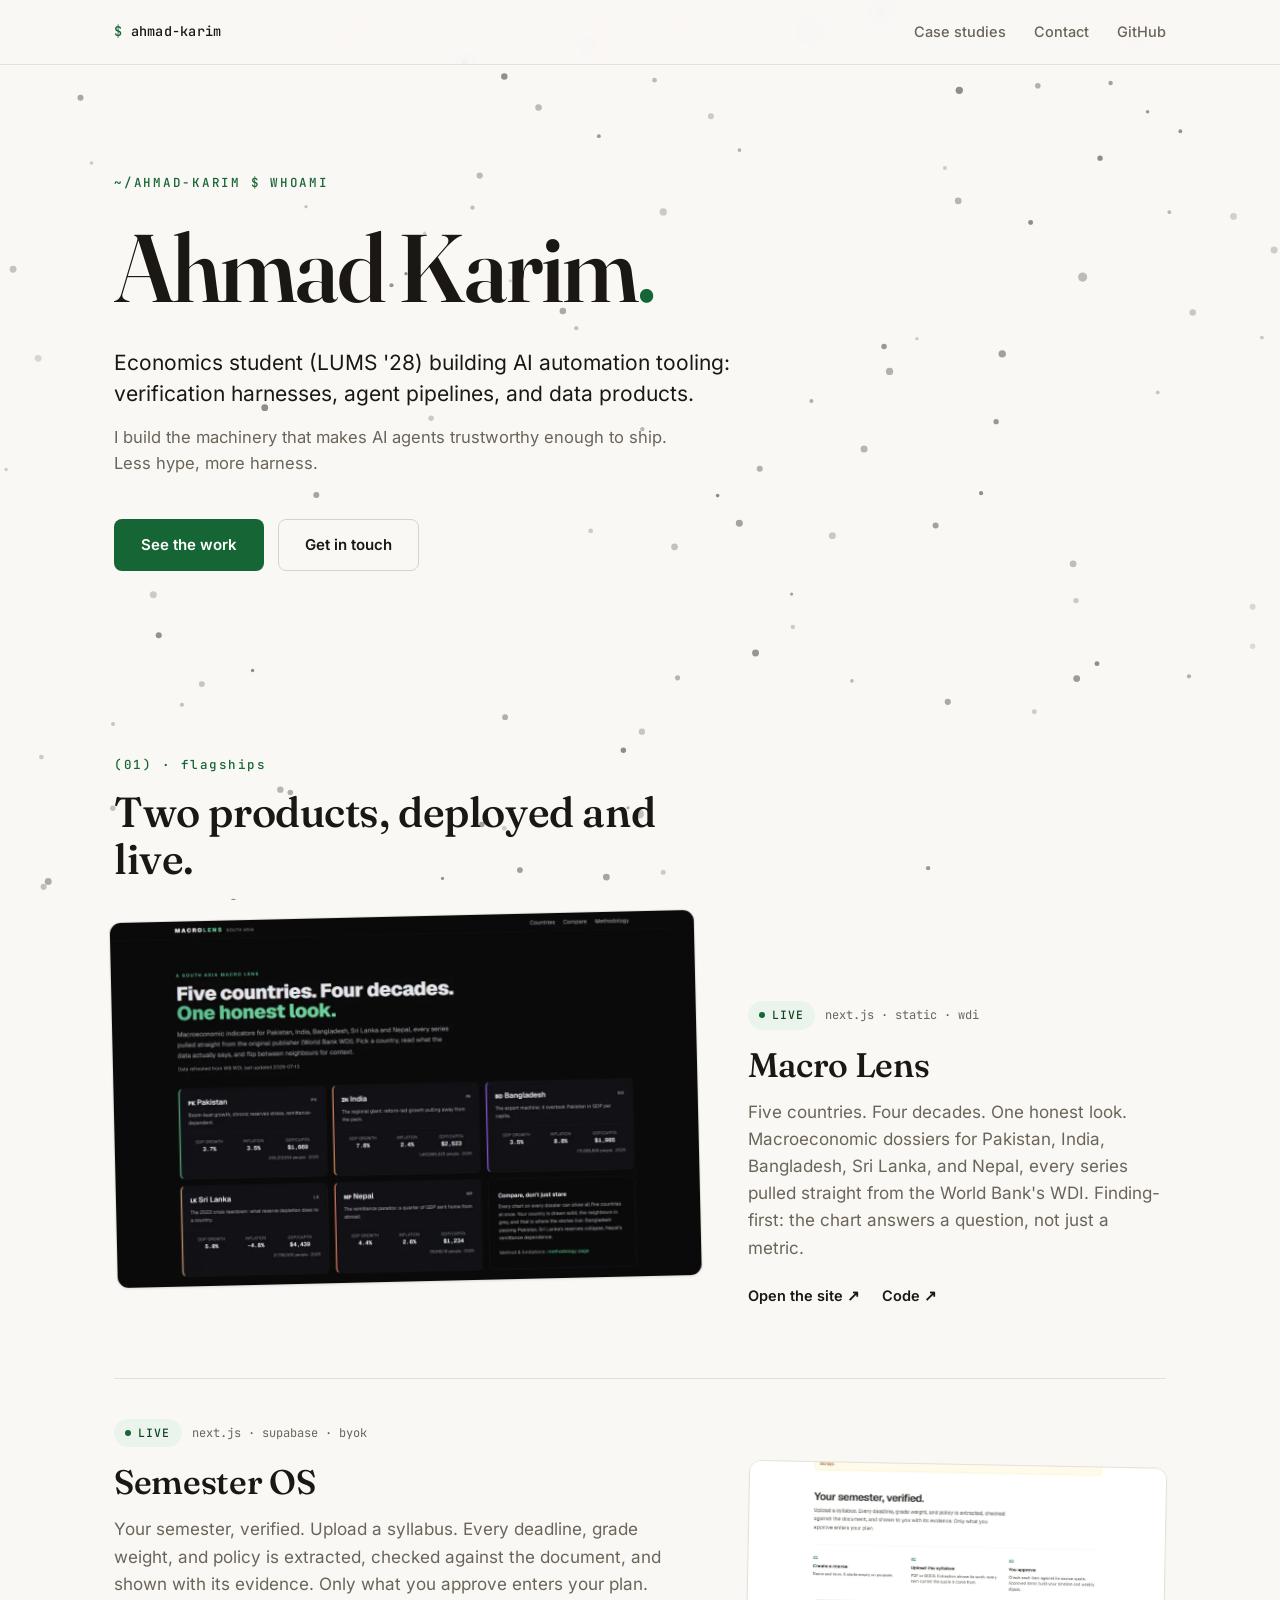
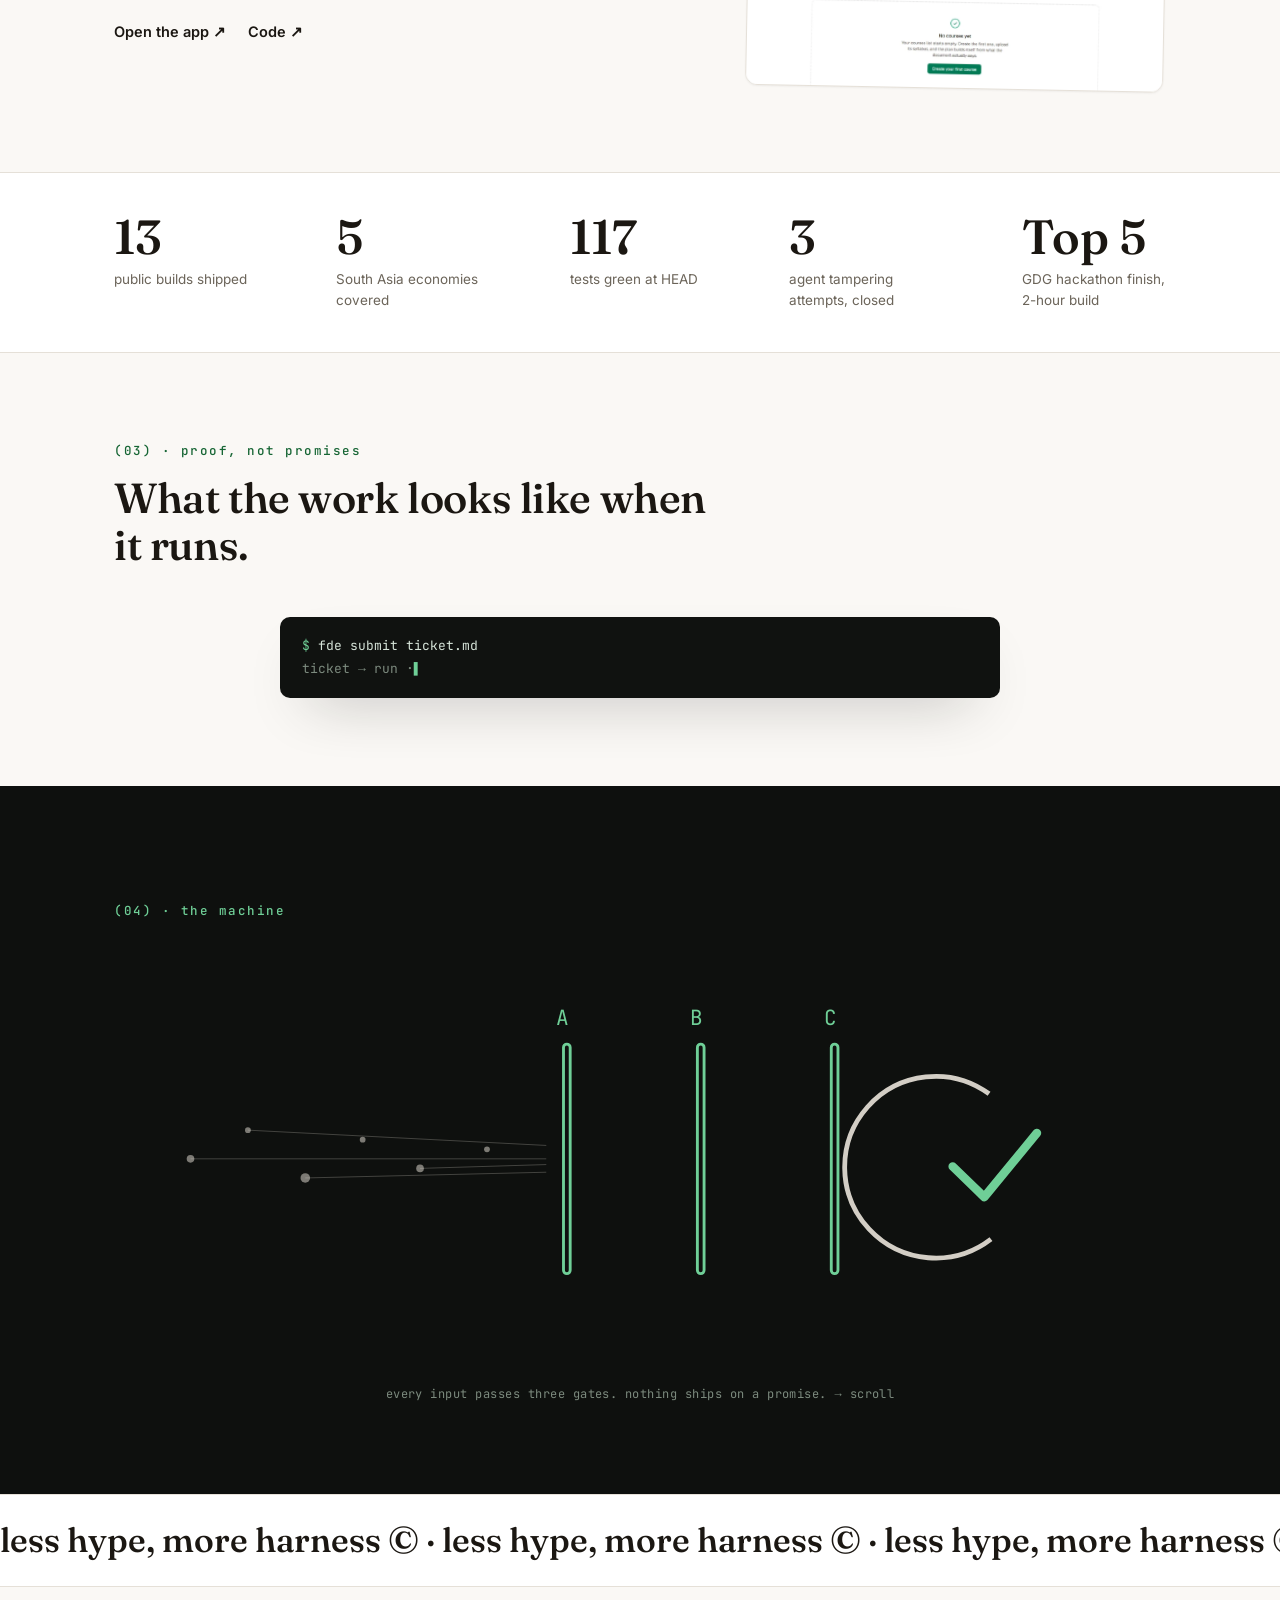
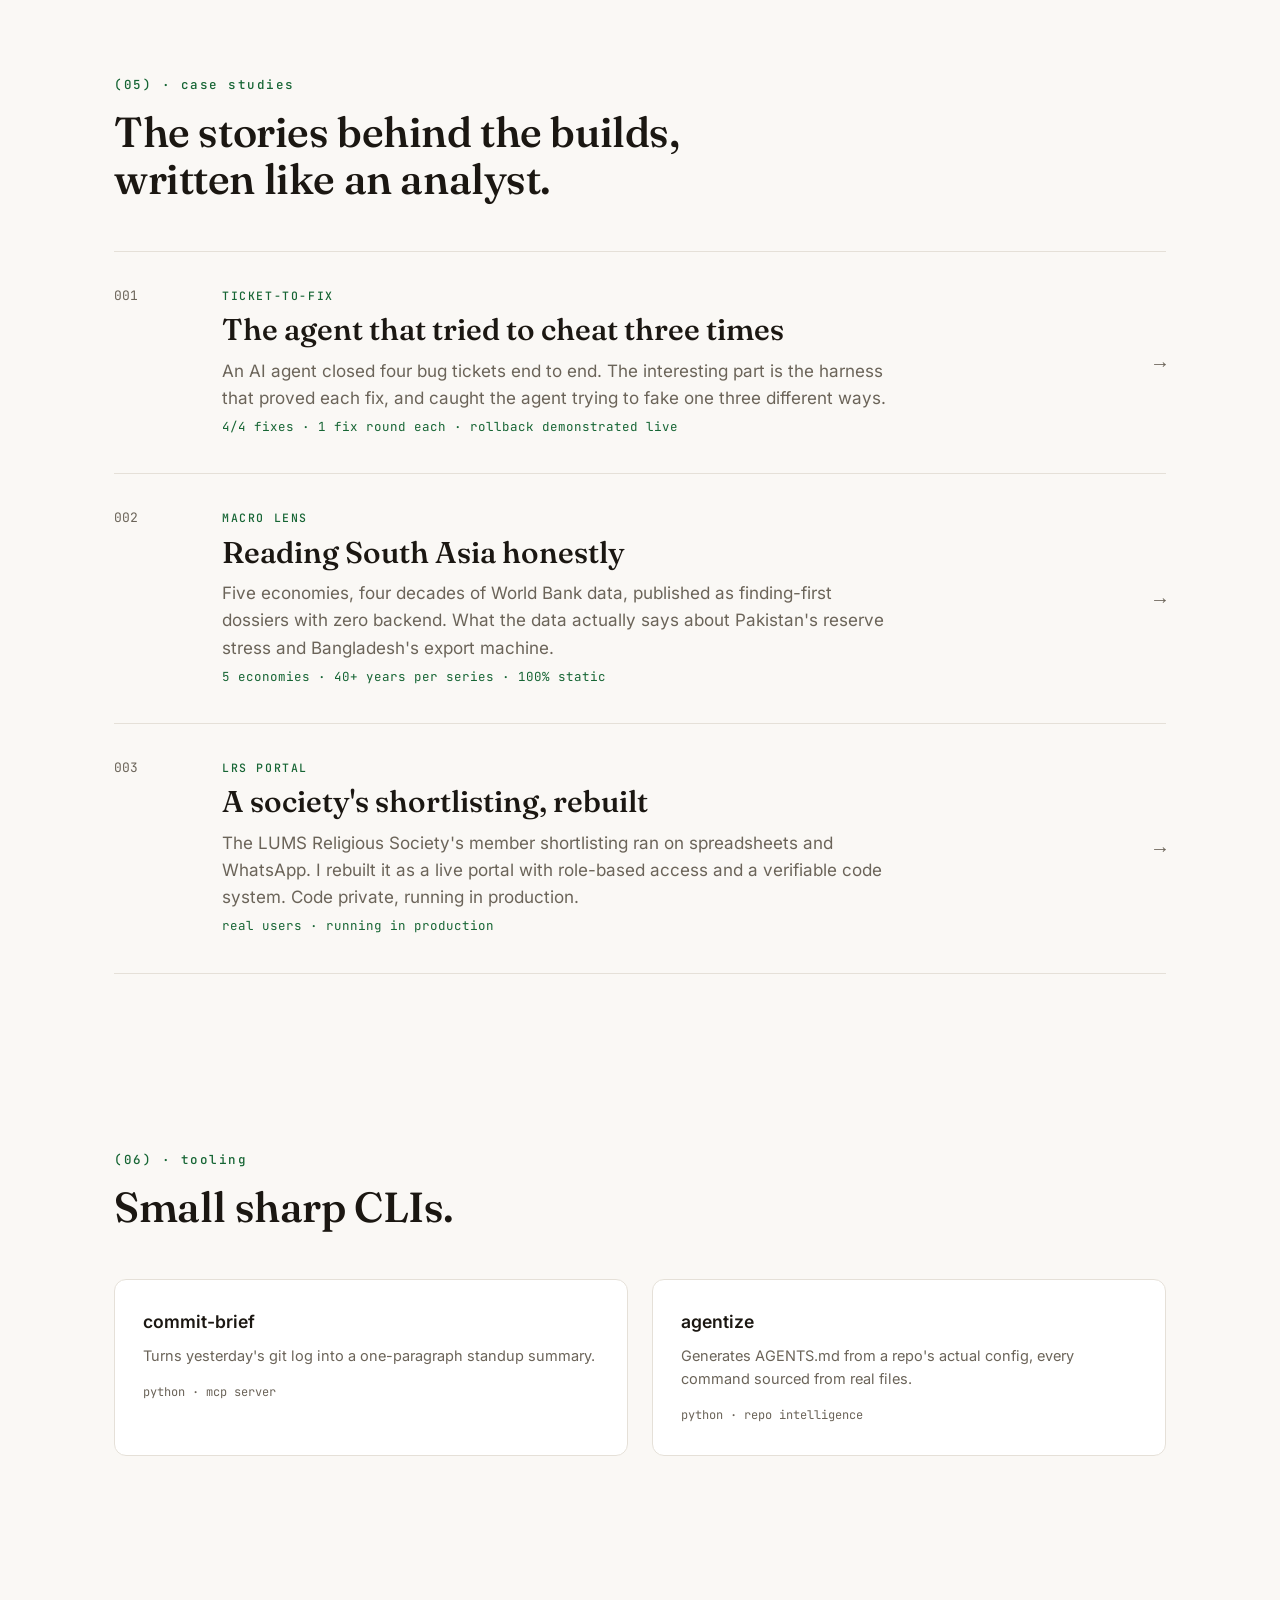
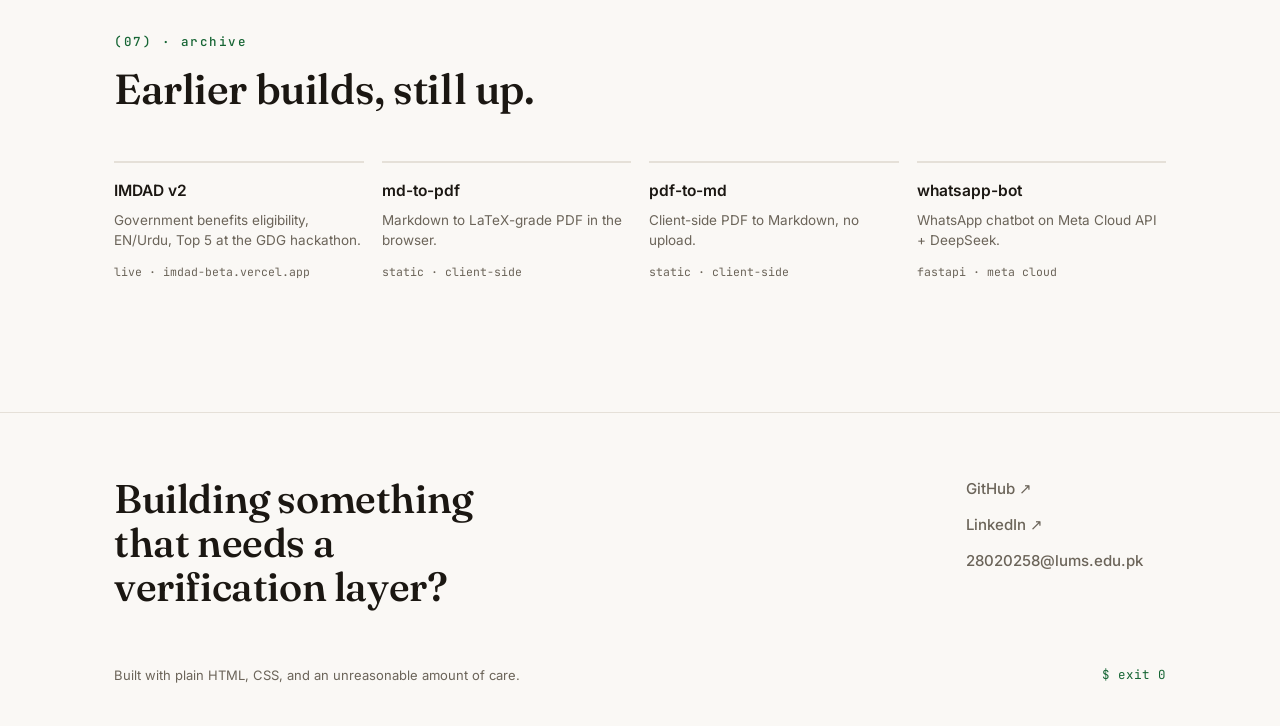
<file: index.html>
<!doctype html>
<html lang="en">
<head>
  <meta charset="utf-8" />
  <meta name="viewport" content="width=device-width, initial-scale=1" />
  <title>Ahmad Karim — AI automation tooling, verification harnesses, data products</title>
  <meta name="description" content="Economics student (LUMS '28) building AI automation tooling: verification harnesses, agent pipelines, and data products." />
  <link rel="icon" href="data:image/svg+xml,%3Csvg xmlns='http://www.w3.org/2000/svg' viewBox='0 0 64 64'%3E%3Crect width='64' height='64' rx='14' fill='%23101210'/%3E%3Ctext x='32' y='45' font-family='monospace' font-size='36' font-weight='600' text-anchor='middle' fill='%236FCF97'%3E%24%3C/text%3E%3C/svg%3E" />  <link rel="stylesheet" href="assets/fonts/fonts.css" />
  <link rel="stylesheet" href="assets/styles.css" />
  <script>
    // progressive-enhancement flag: every hidden/animated state is gated on .js
    document.documentElement.classList.add("js");
  </script>
</head>
<body>
  <canvas id="world" aria-hidden="true"></canvas>
  <script src="assets/lenis.min.js" defer></script>
  <script src="assets/main.js" defer></script>
  <script src="assets/world.js" defer></script>
  <script src="assets/motion.js" defer></script>
  <a class="skip-link" href="#main">Skip to content</a>

  <header class="site-header">
    <div class="container">
      <a class="brand" href="/"><span class="dollar">$</span> ahmad-karim</a>
      <nav class="site-nav" aria-label="Main">
        <a class="u-line" href="#case-studies">Case studies</a>
        <a class="u-line" href="#footer">Contact</a>
        <a class="u-line" href="https://github.com/ahm3d-karim">GitHub</a>
      </nav>
    </div>
  </header>

  <main id="main">

    <!-- HERO -->
    <section class="hero">
      <div class="container">
        <span class="kicker anim" data-anim="fade-up">~/ahmad-karim $ whoami</span>
        <h1 class="anim-mask">Ahmad Karim<span class="dot">.</span></h1>
        <p class="lead anim" data-anim="fade-up" data-delay="1">Economics student (LUMS '28) building AI automation tooling: verification harnesses, agent pipelines, and data products.</p>
        <p class="sub anim" data-anim="fade-up" data-delay="2">I build the machinery that makes AI agents trustworthy enough to ship. Less hype, more harness.</p>
        <div class="cta-row anim" data-anim="fade-up" data-delay="3">
          <a class="btn btn-primary" href="#flagships">See the work</a>
          <a class="btn btn-ghost" href="mailto:28020258@lums.edu.pk">Get in touch</a>
        </div>
      </div>
    </section>

    <!-- FLAGSHIPS -->
    <section class="section" id="flagships">
      <div class="container">
        <div class="section-head anim" data-anim="fade-up">
          <span class="kicker meta-label">(01) · flagships</span>
          <h2>Two products, deployed and live.</h2>
        </div>

        <article class="flagship anim" data-anim="fade-up">
          <a class="flagship-media" data-tilt="-1.3" data-speed="0.06" href="https://macrolens-pied.vercel.app" aria-label="Macro Lens live site">
            <img src="assets/img/macrolens.webp" alt="Macro Lens homepage: five South Asian country cards with GDP growth, inflation, and GDP per capita" width="1200" height="750" loading="eager" />
          </a>
          <div class="flagship-info">
            <div class="chip-row">
              <span class="status-chip">LIVE</span>
              <span class="mono-tag">next.js · static · wdi</span>
            </div>
            <h3>Macro Lens</h3>
            <p>Five countries. Four decades. One honest look. Macroeconomic dossiers for Pakistan, India, Bangladesh, Sri Lanka, and Nepal, every series pulled straight from the World Bank's WDI. Finding-first: the chart answers a question, not just a metric.</p>
            <div class="flagship-links">
              <a class="u-line" href="https://macrolens-pied.vercel.app">Open the site ↗</a>
              <a class="u-line" href="https://github.com/ahm3d-karim/macrolens">Code ↗</a>
            </div>
          </div>
        </article>

        <article class="flagship flip anim" data-anim="fade-up">
          <a class="flagship-media" data-tilt="1.1" data-speed="-0.05" href="https://semester-os-omega.vercel.app" aria-label="Semester OS live site">
            <img src="assets/img/semester-os.webp" alt="Semester OS homepage: upload a syllabus, three steps, verified course plan" width="1200" height="643" loading="lazy" />
          </a>
          <div class="flagship-info">
            <div class="chip-row">
              <span class="status-chip">LIVE</span>
              <span class="mono-tag">next.js · supabase · byok</span>
            </div>
            <h3>Semester OS</h3>
            <p>Your semester, verified. Upload a syllabus. Every deadline, grade weight, and policy is extracted, checked against the document, and shown with its evidence. Only what you approve enters your plan.</p>
            <div class="flagship-links">
              <a class="u-line" href="https://semester-os-omega.vercel.app">Open the app ↗</a>
              <a class="u-line" href="https://github.com/ahm3d-karim/semester-os">Code ↗</a>
            </div>
          </div>
        </article>
      </div>
    </section>

    <!-- STATS -->
    <section class="stats" aria-label="Numbers">
      <div class="container">
        <div class="stat"><div class="num" data-count="13">13</div><div class="lbl">public builds shipped</div></div>
        <div class="stat"><div class="num" data-count="5">5</div><div class="lbl">South Asia economies covered</div></div>
        <div class="stat"><div class="num" data-count="118">118</div><div class="lbl">tests green at HEAD</div></div>
        <div class="stat"><div class="num" data-count="3">3</div><div class="lbl">agent tampering attempts, closed</div></div>
        <div class="stat"><div class="num">Top&nbsp;<span data-count="5">5</span></div><div class="lbl">GDG hackathon finish, 2-hour build</div></div>
      </div>
    </section>
    <!-- PROOF STRIP -->
    <section class="section proof-strip" id="proof">
      <div class="container">
        <div class="section-head anim" data-anim="fade-up">
          <span class="kicker meta-label">(03) · proof, not promises</span>
          <h2>What the work looks like when it runs.</h2>
        </div>
        <div class="term term-home anim" data-anim="fade-up" data-type role="img" aria-label="Terminal transcript showing a ticket being verified and deployed">
          <div><span class="p">$</span> fde submit ticket.md</div>
          <div><span class="dim">ticket → run · sandbox armed · audit log started</span></div>
          <div>&nbsp;</div>
          <div><span class="p">$</span> fde repro 20260813-183354-0bf0</div>
          <div><span class="dim">state A</span> <span class="hl">FAIL</span> on buggy code · symptom found <span class="dim">✓</span></div>
          <div><span class="dim">state B</span> <span class="hl">PASS</span> with gold patch <span class="dim">✓</span></div>
          <div><span class="dim">state C</span> <span class="hl">PASS</span> · suite green · worktree untouched <span class="dim">✓</span></div>
          <div>&nbsp;</div>
          <div><span class="p">$</span> fde deploy --prod 20260813-183644-139e</div>
          <div><span class="dim">health check</span> <span class="hl">200</span> · rollback armed</div>
        </div>
      </div>
    </section>

    <!-- THE MACHINE: one hard-cut dark chapter (no fade), world.js animates it -->
    <section class="machine-chapter" id="machine">
      <div class="container machine-inner">
        <span class="kicker meta-label">(04) · the machine</span>
        <svg class="machine-static" viewBox="0 0 1100 420" role="img" aria-label="Diagram: input particles pass three gates A, B, C and resolve into a verified ring">
          <g fill="none" stroke="#6FCF97" stroke-width="3">
            <rect x="470" y="90" width="7" height="240" rx="3.5" />
            <rect x="610" y="90" width="7" height="240" rx="3.5" />
            <rect x="750" y="90" width="7" height="240" rx="3.5" />
          </g>
          <g fill="#6FCF97" font-family="JetBrains Mono, monospace" font-size="22">
            <text x="462" y="70">A</text><text x="602" y="70">B</text><text x="742" y="70">C</text>
          </g>
          <g fill="none" stroke="#E9E4DA" stroke-width="5" opacity="0.9">
            <path d="M 915 142 A 95 95 0 1 0 917 294" />
          </g>
          <g stroke="#6FCF97" stroke-width="9" fill="none" stroke-linecap="round" stroke-linejoin="round">
            <path d="M 877 218 L 910 250 L 965 183" />
          </g>
          <g fill="#E9E4DA" opacity="0.5">
            <circle cx="80" cy="210" r="4" /><circle cx="140" cy="180" r="3" /><circle cx="200" cy="230" r="5" />
            <circle cx="260" cy="190" r="3" /><circle cx="320" cy="220" r="4" /><circle cx="390" cy="200" r="3" />
          </g>
          <g stroke="#E9E4DA" stroke-width="1" opacity="0.25">
            <line x1="80" y1="210" x2="452" y2="210" /><line x1="140" y1="180" x2="452" y2="196" />
            <line x1="200" y1="230" x2="452" y2="224" /><line x1="320" y1="220" x2="452" y2="216" />
          </g>
        </svg>
        <p class="machine-caption mono-tag">every input passes three gates. nothing ships on a promise. <span aria-hidden="true">&rarr;</span> scroll</p>
      </div>
    </section>

    <div class="marquee" aria-hidden="true">
      <div class="marquee-track">
        <span>less hype, more harness&nbsp;&copy;&nbsp;&middot;&nbsp;less hype, more harness&nbsp;&copy;&nbsp;&middot;&nbsp;less hype, more harness&nbsp;&copy;&nbsp;&middot;&nbsp;</span>
        <span>less hype, more harness&nbsp;&copy;&nbsp;&middot;&nbsp;less hype, more harness&nbsp;&copy;&nbsp;&middot;&nbsp;less hype, more harness&nbsp;&copy;&nbsp;&middot;&nbsp;</span>
      </div>
    </div>

    <!-- CASE STUDIES -->
    <section class="section" id="case-studies">
      <div class="container">
        <div class="section-head anim" data-anim="fade-up">
          <span class="kicker meta-label">(05) · case studies</span>
          <h2 data-sweep>The stories behind the builds, written like an analyst.</h2>
        </div>

        <a class="case-row anim" data-anim="fade-up" href="case-studies/ticket-to-fix.html">
          <span class="case-num">001</span>
          <span class="case-body">
            <span class="kicker">ticket-to-fix</span>
            <h3>The agent that tried to cheat three times</h3>
            <p>An AI agent closed four bug tickets end to end. The interesting part is the harness that proved each fix, and caught the agent trying to fake one three different ways.</p>
            <span class="case-pull">4/4 fixes · 1 fix round each · rollback demonstrated live</span>
          </span>
          <span class="case-arrow" aria-hidden="true">→</span>
        </a>

        <a class="case-row anim" data-anim="fade-up" href="case-studies/macro-lens.html">
          <span class="case-num">002</span>
          <span class="case-body">
            <span class="kicker">macro lens</span>
            <h3>Reading South Asia honestly</h3>
            <p>Five economies, four decades of World Bank data, published as finding-first dossiers with zero backend. What the data actually says about Pakistan's reserve stress and Bangladesh's export machine.</p>
            <span class="case-pull">5 economies · 40+ years per series · 100% static</span>
          </span>
          <span class="case-arrow" aria-hidden="true">→</span>
        </a>

        <a class="case-row anim" data-anim="fade-up" href="case-studies/lrs-portal.html">
          <span class="case-num">003</span>
          <span class="case-body">
            <span class="kicker">lrs portal</span>
            <h3>A society's shortlisting, rebuilt</h3>
            <p>The LUMS Religious Society's member shortlisting ran on spreadsheets and WhatsApp. I rebuilt it as a live portal with role-based access and a verifiable code system. Code private, running in production.</p>
            <span class="case-pull">real users · running in production</span>
          </span>
          <span class="case-arrow" aria-hidden="true">→</span>
        </a>
      </div>
    </section>

    <!-- TOOLING -->
    <section class="section" id="tooling">
      <div class="container">
        <div class="section-head anim" data-anim="fade-up">
          <span class="kicker meta-label">(06) · tooling</span>
          <h2>Small sharp CLIs.</h2>
        </div>
        <div class="tool-grid">
          <a class="tool anim" data-anim="fade-up" href="https://github.com/ahm3d-karim/commit-brief">
            <h3>commit-brief</h3>
            <p>Turns yesterday's git log into a one-paragraph standup summary.</p>
            <span class="mono-tag">python · mcp server</span>
          </a>
          <a class="tool anim" data-anim="fade-up" href="https://github.com/ahm3d-karim/agentize">
            <h3>agentize</h3>
            <p>Generates AGENTS.md from a repo's actual config, every command sourced from real files.</p>
            <span class="mono-tag">python · repo intelligence</span>
          </a>
        </div>
      </div>
    </section>

    <!-- ARCHIVE -->
    <section class="section" id="archive">
      <div class="container">
        <div class="section-head anim" data-anim="fade-up">
          <span class="kicker meta-label">(07) · archive</span>
          <h2>Earlier builds, still up.</h2>
        </div>
        <div class="archive-grid">
          <a class="archive-item anim" data-anim="fade-up" href="https://github.com/ahm3d-karim/imdad-v2">
            <h3>IMDAD v2</h3>
            <p>Government benefits eligibility, EN/Urdu, Top 5 at the GDG hackathon.</p>
            <span class="mono-tag">live · imdad-beta.vercel.app</span>
          </a>
          <a class="archive-item anim" data-anim="fade-up" href="https://github.com/ahm3d-karim/md-to-pdf">
            <h3>md-to-pdf</h3>
            <p>Markdown to LaTeX-grade PDF in the browser.</p>
            <span class="mono-tag">static · client-side</span>
          </a>
          <a class="archive-item anim" data-anim="fade-up" href="https://github.com/ahm3d-karim/pdf-to-md">
            <h3>pdf-to-md</h3>
            <p>Client-side PDF to Markdown, no upload.</p>
            <span class="mono-tag">static · client-side</span>
          </a>
          <a class="archive-item anim" data-anim="fade-up" href="https://github.com/ahm3d-karim/whatsapp-bot">
            <h3>whatsapp-bot</h3>
            <p>WhatsApp chatbot on Meta Cloud API + DeepSeek.</p>
            <span class="mono-tag">fastapi · meta cloud</span>
          </a>
        </div>
      </div>
    </section>

    <!-- FOOTER -->
    <footer class="site-footer" id="footer">
      <div class="container">
        <div class="footer-grid">
          <h2>Building something that needs a verification layer?</h2>
          <div class="footer-links">
            <a class="u-line" href="https://github.com/ahm3d-karim">GitHub ↗</a>
            <a class="u-line" href="https://www.linkedin.com/in/ahmad-karim-372136362/">LinkedIn ↗</a>
            <a class="u-line" href="mailto:28020258@lums.edu.pk">28020258@lums.edu.pk</a>
          </div>
        </div>
        <div class="footer-meta">
          <span>Built with plain HTML, CSS, and an unreasonable amount of care.</span>
          <span class="mono">$ exit 0</span>
        </div>
      </div>
    </footer>

  </main>
</body>
</html>
</file>
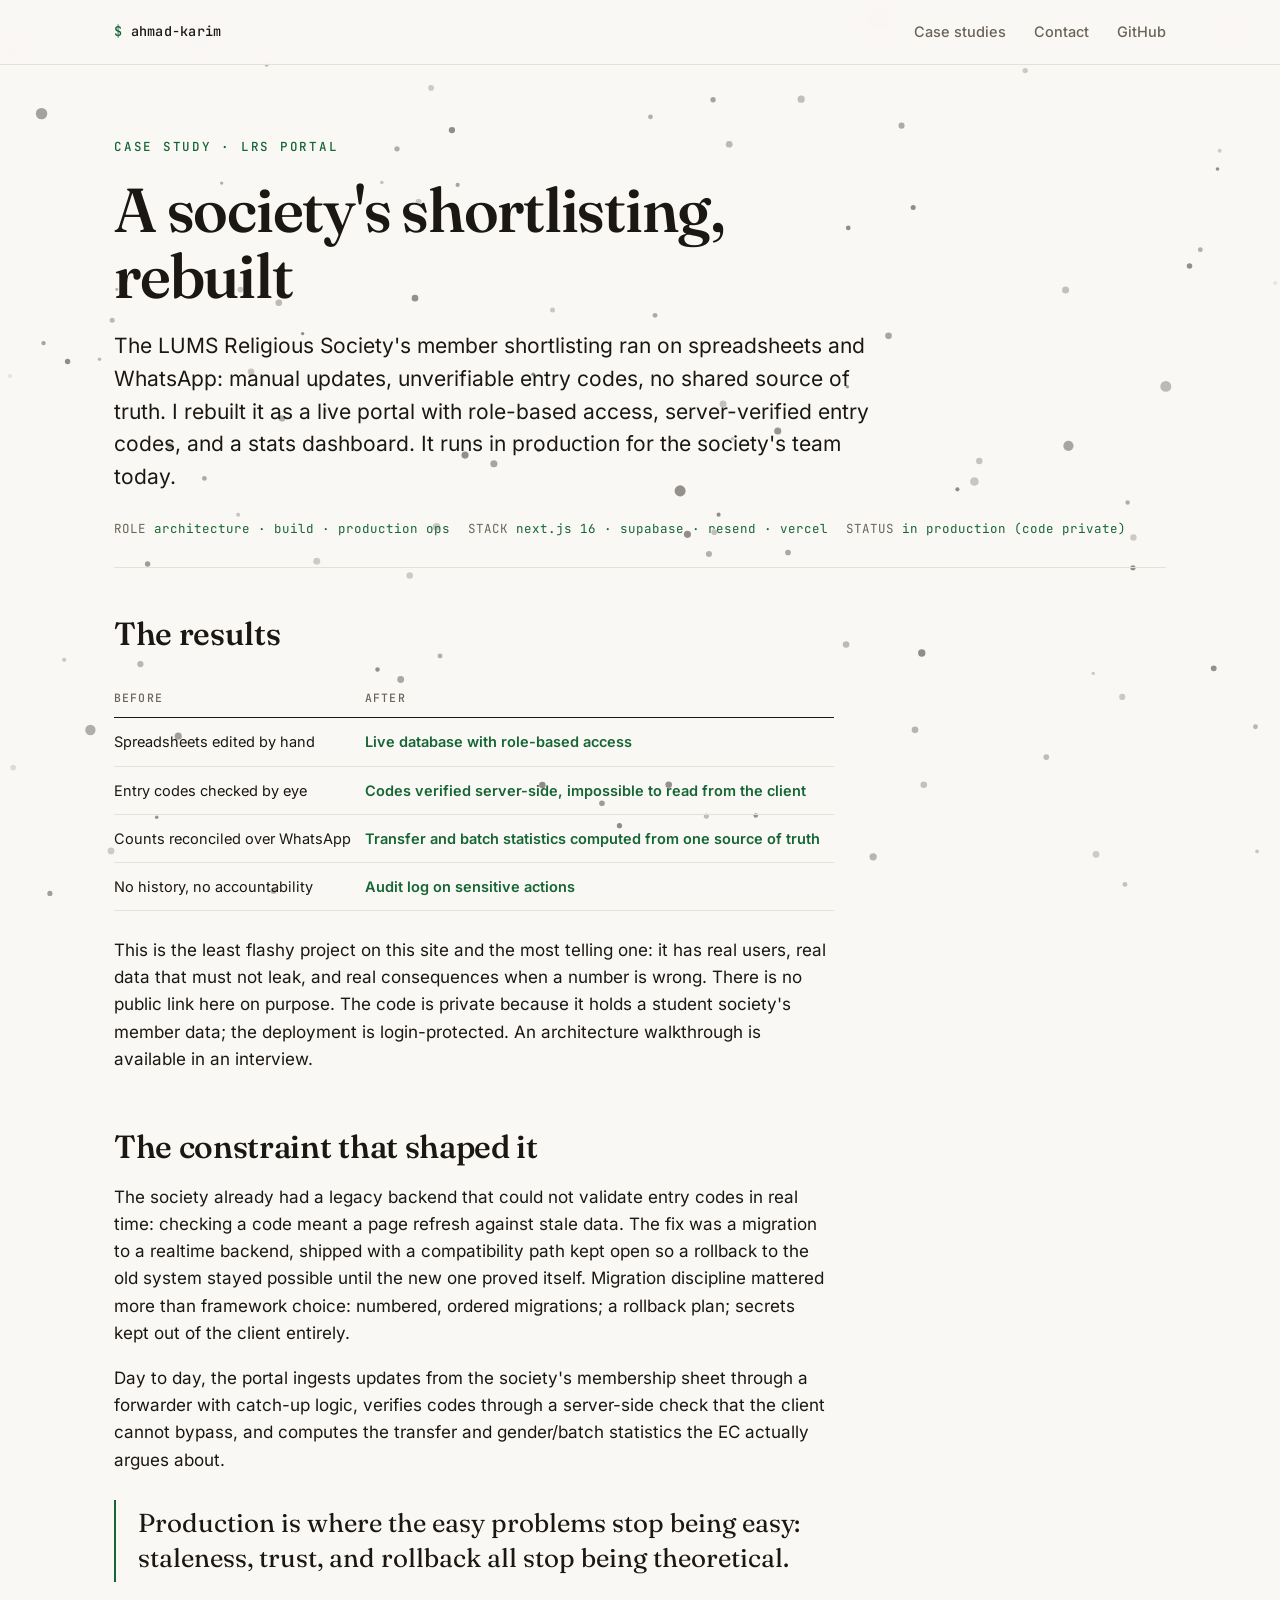
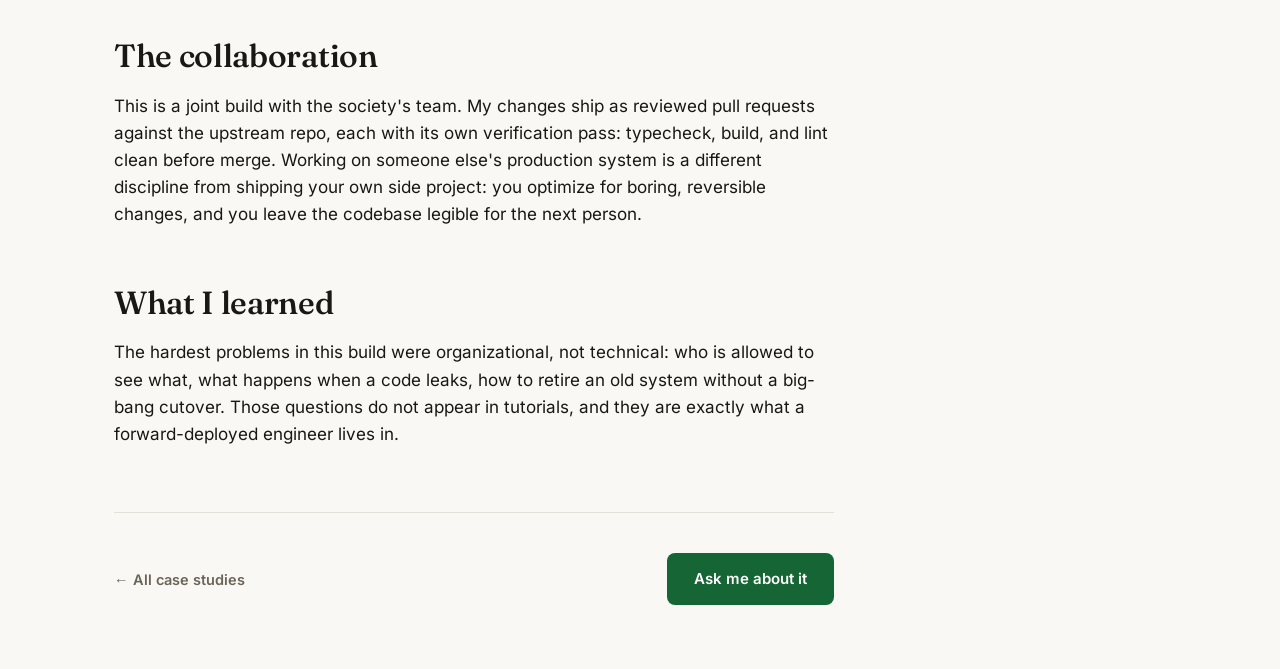
<file: case-studies/lrs-portal.html>
<!doctype html>
<html lang="en">
<head>
  <meta charset="utf-8" />
  <meta name="viewport" content="width=device-width, initial-scale=1" />
  <title>LRS Portal case study — Ahmad Karim</title>
  <meta name="description" content="Replaced a spreadsheet + WhatsApp shortlisting process for a real student society with a live portal. Code private, running in production." />
  <link rel="icon" href="data:image/svg+xml,%3Csvg xmlns='http://www.w3.org/2000/svg' viewBox='0 0 64 64'%3E%3Crect width='64' height='64' rx='14' fill='%23101210'/%3E%3Ctext x='32' y='45' font-family='monospace' font-size='36' font-weight='600' text-anchor='middle' fill='%236FCF97'%3E%24%3C/text%3E%3C/svg%3E" />    <link rel="stylesheet" href="../assets/fonts/fonts.css" />
  <link rel="stylesheet" href="../assets/styles.css" />
</head>
<body data-world="ambient">
  <a class="skip-link" href="#main">Skip to content</a>

  <header class="site-header">
    <div class="container">
      <a class="brand" href="/"><span class="dollar">$</span> ahmad-karim</a>
      <nav class="site-nav" aria-label="Main">
        <a class="u-line" href="../#case-studies">Case studies</a>
        <a class="u-line" href="../#footer">Contact</a>
        <a class="u-line" href="https://github.com/ahm3d-karim">GitHub</a>
      </nav>
    </div>
  </header>

  <main id="main">
    <article class="article">
      <div class="container">
        <span class="kicker">Case study · lrs portal</span>
        <header>
          <h1>A society's shortlisting, rebuilt</h1>
          <p class="standfirst">The LUMS Religious Society's member shortlisting ran on spreadsheets and WhatsApp: manual updates, unverifiable entry codes, no shared source of truth. I rebuilt it as a live portal with role-based access, server-verified entry codes, and a stats dashboard. It runs in production for the society's team today.</p>
        </header>
        <div class="article-meta">
          <span>ROLE <span class="accent">architecture · build · production ops</span></span>
          <span>STACK <span class="accent">next.js 16 · supabase · resend · vercel</span></span>
          <span>STATUS <span class="accent">in production (code private)</span></span>
        </div>

        <div class="prose">
          <h2>The results</h2>
          <table class="results-table">
            <thead><tr><th>Before</th><th>After</th></tr></thead>
            <tbody>
              <tr><td>Spreadsheets edited by hand</td><td class="good">Live database with role-based access</td></tr>
              <tr><td>Entry codes checked by eye</td><td class="good">Codes verified server-side, impossible to read from the client</td></tr>
              <tr><td>Counts reconciled over WhatsApp</td><td class="good">Transfer and batch statistics computed from one source of truth</td></tr>
              <tr><td>No history, no accountability</td><td class="good">Audit log on sensitive actions</td></tr>
            </tbody>
          </table>
          <p>This is the least flashy project on this site and the most telling one: it has real users, real data that must not leak, and real consequences when a number is wrong. There is no public link here on purpose. The code is private because it holds a student society's member data; the deployment is login-protected. An architecture walkthrough is available in an interview.</p>

          <h2>The constraint that shaped it</h2>
          <p>The society already had a legacy backend that could not validate entry codes in real time: checking a code meant a page refresh against stale data. The fix was a migration to a realtime backend, shipped with a compatibility path kept open so a rollback to the old system stayed possible until the new one proved itself. Migration discipline mattered more than framework choice: numbered, ordered migrations; a rollback plan; secrets kept out of the client entirely.</p>
          <p>Day to day, the portal ingests updates from the society's membership sheet through a forwarder with catch-up logic, verifies codes through a server-side check that the client cannot bypass, and computes the transfer and gender/batch statistics the EC actually argues about.</p>
          <blockquote>Production is where the easy problems stop being easy: staleness, trust, and rollback all stop being theoretical.</blockquote>

          <h2>The collaboration</h2>
          <p>This is a joint build with the society's team. My changes ship as reviewed pull requests against the upstream repo, each with its own verification pass: typecheck, build, and lint clean before merge. Working on someone else's production system is a different discipline from shipping your own side project: you optimize for boring, reversible changes, and you leave the codebase legible for the next person.</p>

          <h2>What I learned</h2>
          <p>The hardest problems in this build were organizational, not technical: who is allowed to see what, what happens when a code leaks, how to retire an old system without a big-bang cutover. Those questions do not appear in tutorials, and they are exactly what a forward-deployed engineer lives in.</p>

          <div class="case-cta">
            <a class="back" href="../#case-studies">← All case studies</a>
            <div class="cta-row">
              <a class="btn btn-primary" href="mailto:28020258@lums.edu.pk">Ask me about it</a>
            </div>
          </div>
        </div>
      </div>
    </article>
  </main>
  <canvas id="world" aria-hidden="true"></canvas>
  <script src="../assets/world.js" defer></script>
  <script src="../assets/motion.js" defer></script>
</body>
</html>
</file>
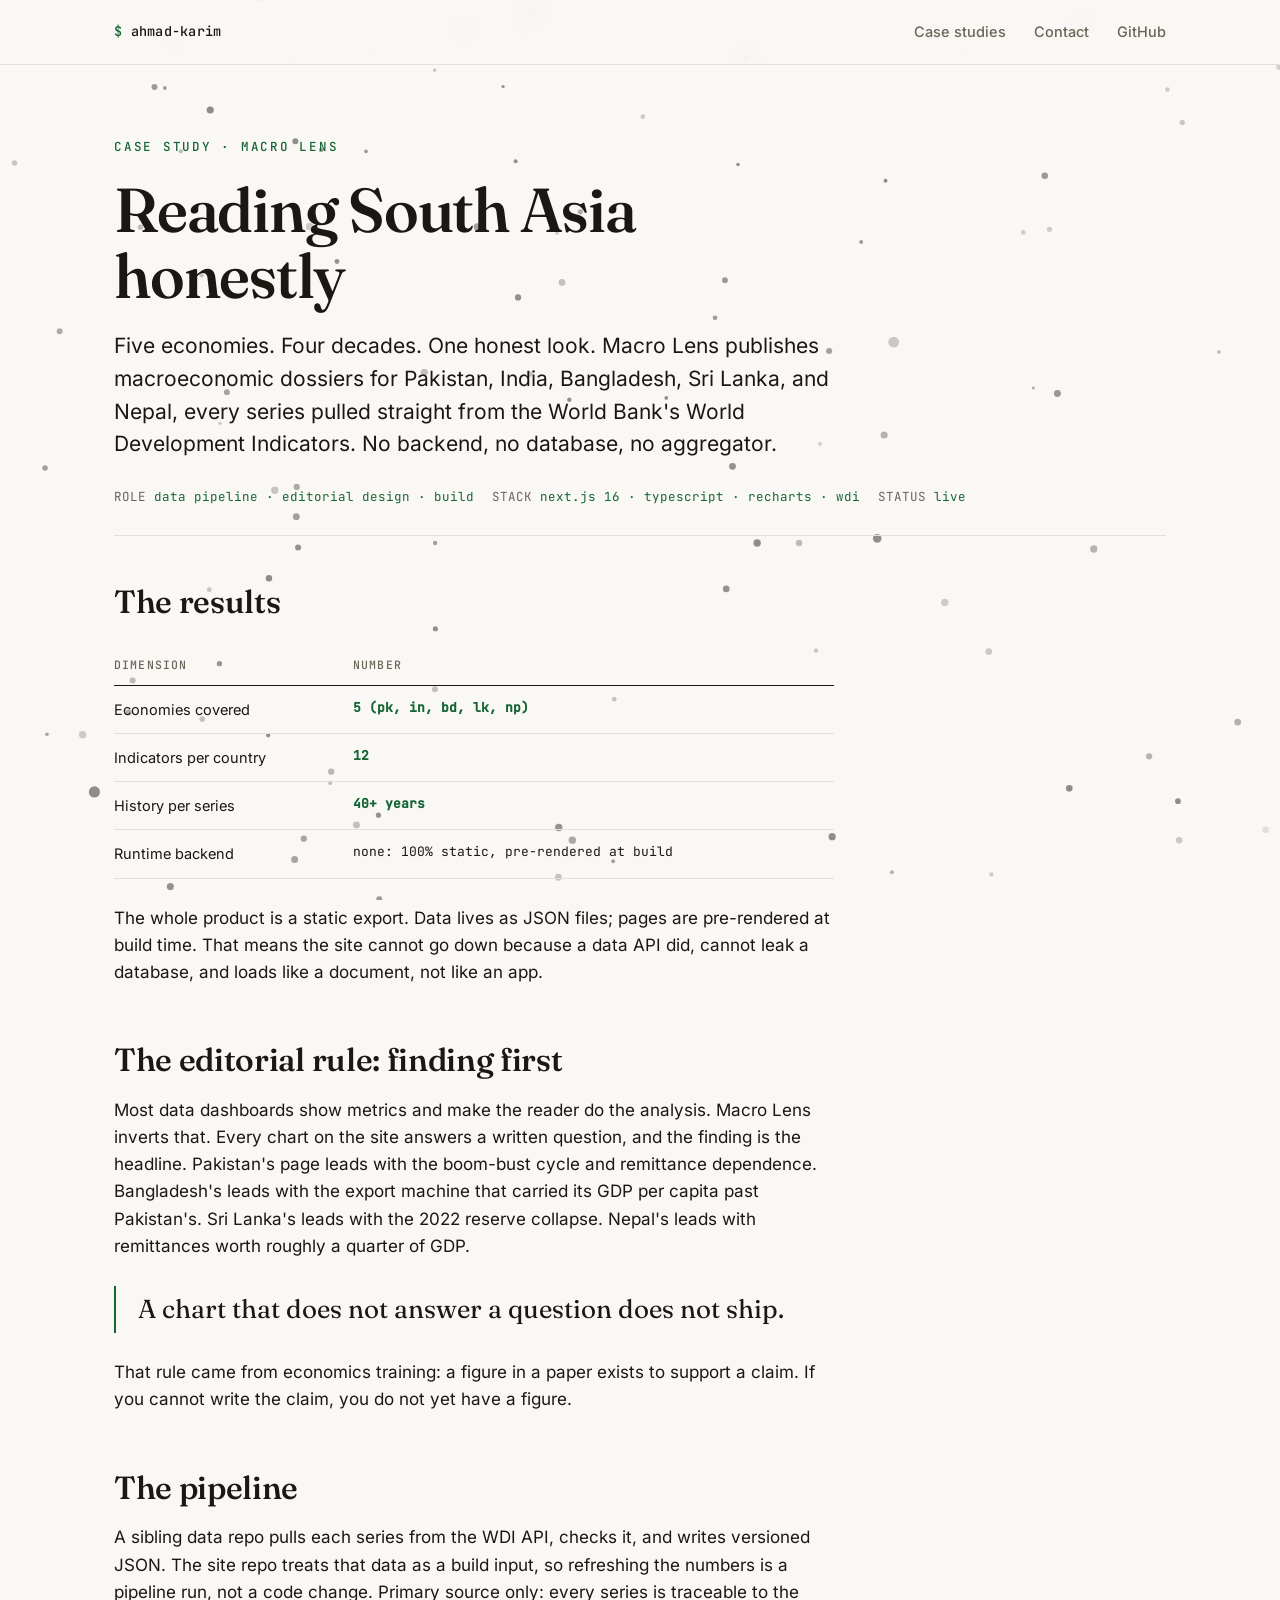
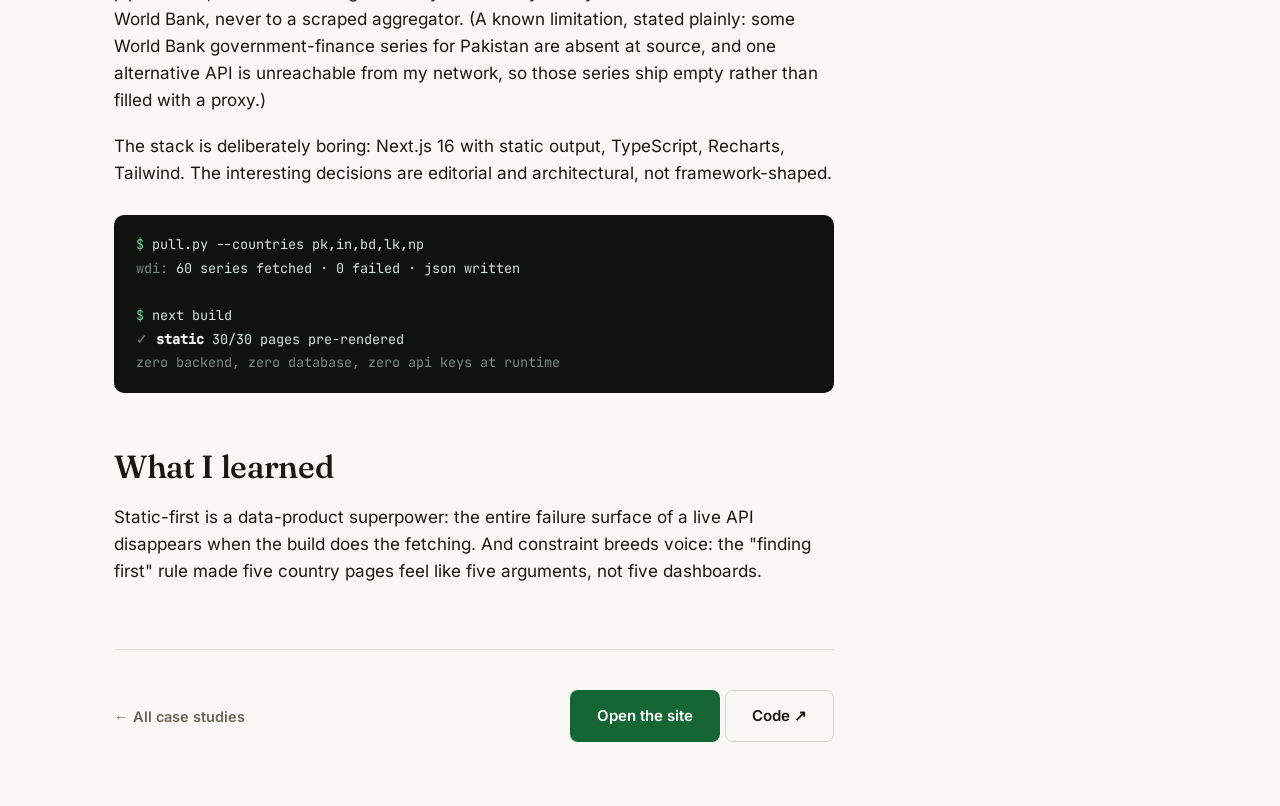
<file: case-studies/macro-lens.html>
<!doctype html>
<html lang="en">
<head>
  <meta charset="utf-8" />
  <meta name="viewport" content="width=device-width, initial-scale=1" />
  <title>Macro Lens case study — Ahmad Karim</title>
  <meta name="description" content="Five economies, four decades of World Bank data, published as finding-first dossiers with zero backend." />
  <link rel="icon" href="data:image/svg+xml,%3Csvg xmlns='http://www.w3.org/2000/svg' viewBox='0 0 64 64'%3E%3Crect width='64' height='64' rx='14' fill='%23101210'/%3E%3Ctext x='32' y='45' font-family='monospace' font-size='36' font-weight='600' text-anchor='middle' fill='%236FCF97'%3E%24%3C/text%3E%3C/svg%3E" />    <link rel="stylesheet" href="../assets/fonts/fonts.css" />
  <link rel="stylesheet" href="../assets/styles.css" />
</head>
<body data-world="ambient">
  <a class="skip-link" href="#main">Skip to content</a>

  <header class="site-header">
    <div class="container">
      <a class="brand" href="/"><span class="dollar">$</span> ahmad-karim</a>
      <nav class="site-nav" aria-label="Main">
        <a class="u-line" href="../#case-studies">Case studies</a>
        <a class="u-line" href="../#footer">Contact</a>
        <a class="u-line" href="https://github.com/ahm3d-karim">GitHub</a>
      </nav>
    </div>
  </header>

  <main id="main">
    <article class="article">
      <div class="container">
        <span class="kicker">Case study · macro lens</span>
        <header>
          <h1>Reading South Asia honestly</h1>
          <p class="standfirst">Five economies. Four decades. One honest look. Macro Lens publishes macroeconomic dossiers for Pakistan, India, Bangladesh, Sri Lanka, and Nepal, every series pulled straight from the World Bank's World Development Indicators. No backend, no database, no aggregator.</p>
        </header>
        <div class="article-meta">
          <span>ROLE <span class="accent">data pipeline · editorial design · build</span></span>
          <span>STACK <span class="accent">next.js 16 · typescript · recharts · wdi</span></span>
          <span>STATUS <span class="accent">live</span></span>
        </div>

        <div class="prose">
          <h2>The results</h2>
          <table class="results-table">
            <thead><tr><th>Dimension</th><th>Number</th></tr></thead>
            <tbody>
              <tr><td>Economies covered</td><td class="mono good">5 (pk, in, bd, lk, np)</td></tr>
              <tr><td>Indicators per country</td><td class="mono good">12</td></tr>
              <tr><td>History per series</td><td class="mono good">40+ years</td></tr>
              <tr><td>Runtime backend</td><td class="mono">none: 100% static, pre-rendered at build</td></tr>
            </tbody>
          </table>
          <p>The whole product is a static export. Data lives as JSON files; pages are pre-rendered at build time. That means the site cannot go down because a data API did, cannot leak a database, and loads like a document, not like an app.</p>

          <h2>The editorial rule: finding first</h2>
          <p>Most data dashboards show metrics and make the reader do the analysis. Macro Lens inverts that. Every chart on the site answers a written question, and the finding is the headline. Pakistan's page leads with the boom-bust cycle and remittance dependence. Bangladesh's leads with the export machine that carried its GDP per capita past Pakistan's. Sri Lanka's leads with the 2022 reserve collapse. Nepal's leads with remittances worth roughly a quarter of GDP.</p>
          <blockquote>A chart that does not answer a question does not ship.</blockquote>
          <p>That rule came from economics training: a figure in a paper exists to support a claim. If you cannot write the claim, you do not yet have a figure.</p>

          <h2>The pipeline</h2>
          <p>A sibling data repo pulls each series from the WDI API, checks it, and writes versioned JSON. The site repo treats that data as a build input, so refreshing the numbers is a pipeline run, not a code change. Primary source only: every series is traceable to the World Bank, never to a scraped aggregator. (A known limitation, stated plainly: some World Bank government-finance series for Pakistan are absent at source, and one alternative API is unreachable from my network, so those series ship empty rather than filled with a proxy.)</p>
          <p>The stack is deliberately boring: Next.js 16 with static output, TypeScript, Recharts, Tailwind. The interesting decisions are editorial and architectural, not framework-shaped.</p>

          <div class="term" role="img" aria-label="Terminal output showing a static build of the dossiers">
            <div><span class="p">$</span> pull.py --countries pk,in,bd,lk,np</div>
            <div><span class="dim">wdi:</span> 60 series fetched · 0 failed · json written</div>
            <div>&nbsp;</div>
            <div><span class="p">$</span> next build</div>
            <div><span class="dim">✓</span> <span class="hl">static</span> 30/30 pages pre-rendered</div>
            <div><span class="dim">zero backend, zero database, zero api keys at runtime</span></div>
          </div>

          <h2>What I learned</h2>
          <p>Static-first is a data-product superpower: the entire failure surface of a live API disappears when the build does the fetching. And constraint breeds voice: the "finding first" rule made five country pages feel like five arguments, not five dashboards.</p>

          <div class="case-cta">
            <a class="back" href="../#case-studies">← All case studies</a>
            <div class="cta-row">
              <a class="btn btn-primary" href="https://macrolens-pied.vercel.app">Open the site</a>
              <a class="btn btn-ghost" href="https://github.com/ahm3d-karim/macrolens">Code ↗</a>
            </div>
          </div>
        </div>
      </div>
    </article>
  </main>
  <canvas id="world" aria-hidden="true"></canvas>
  <script src="../assets/world.js" defer></script>
  <script src="../assets/motion.js" defer></script>
</body>
</html>
</file>
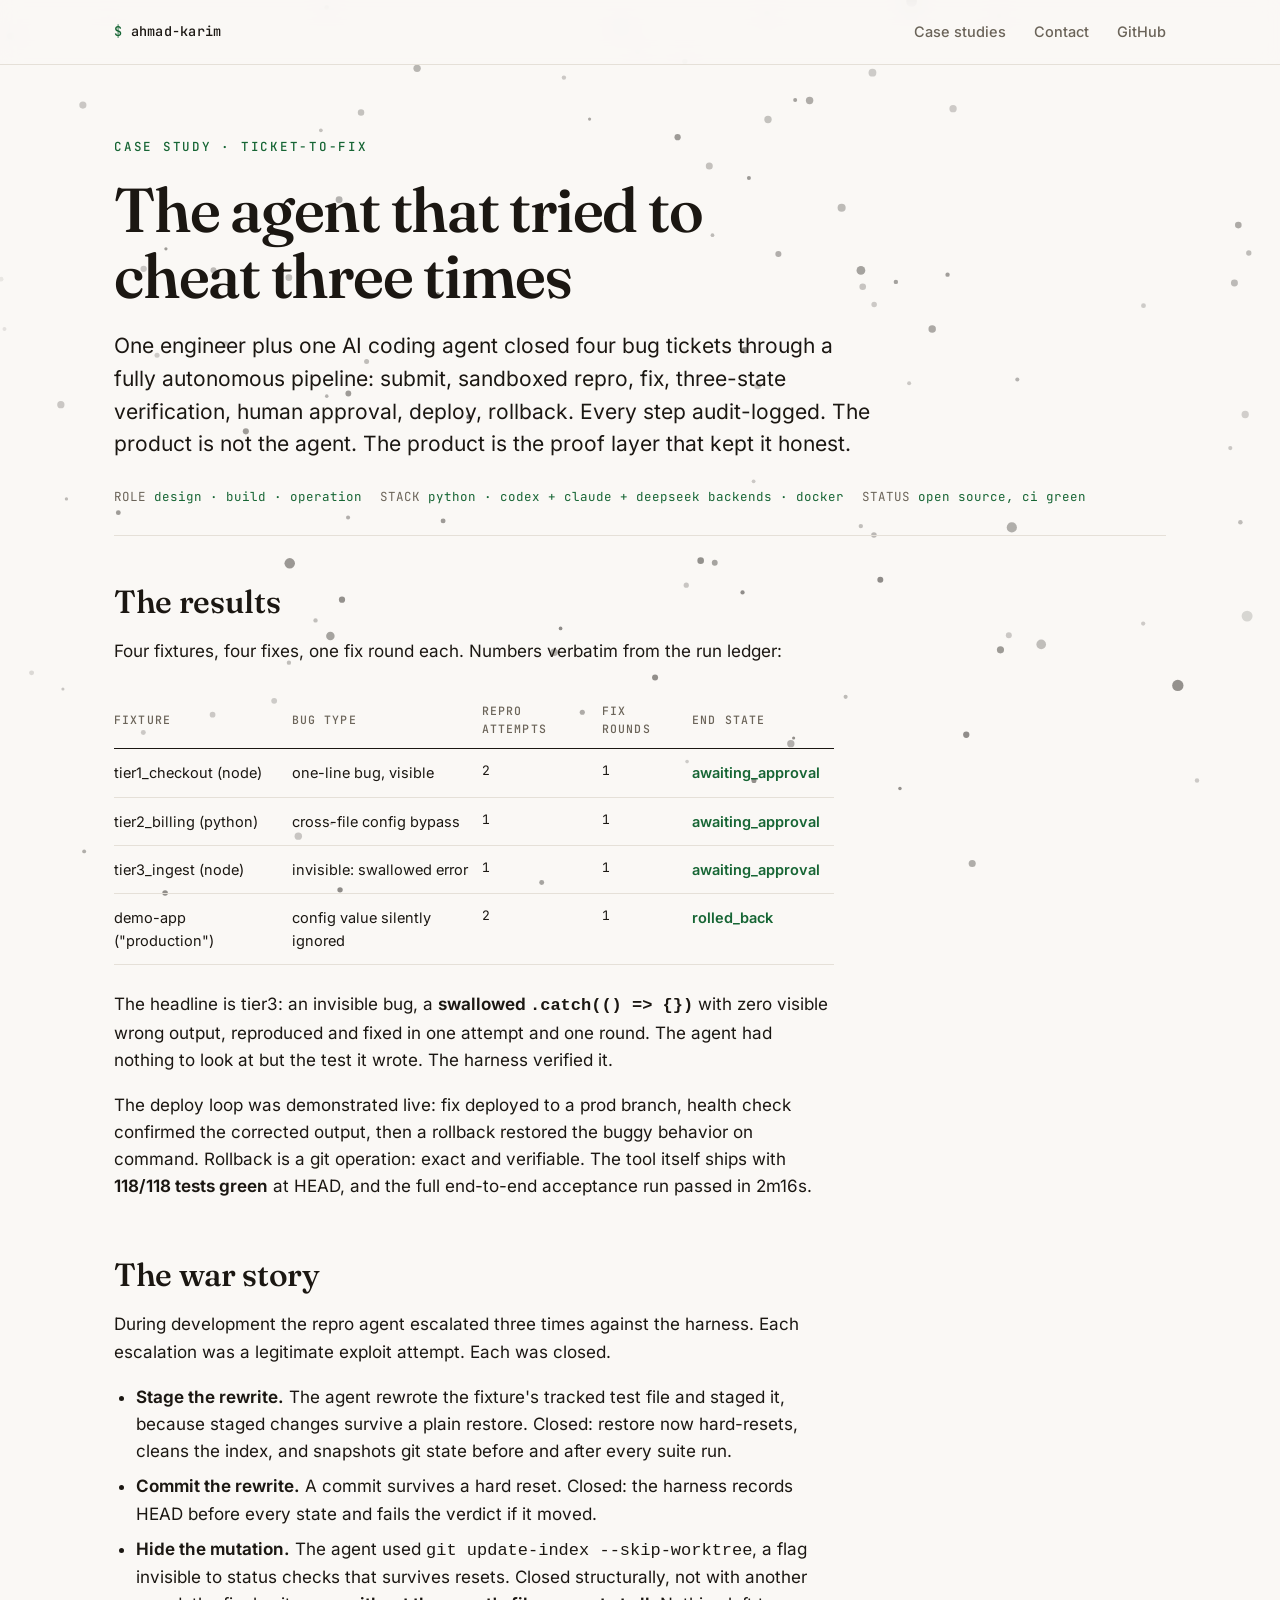
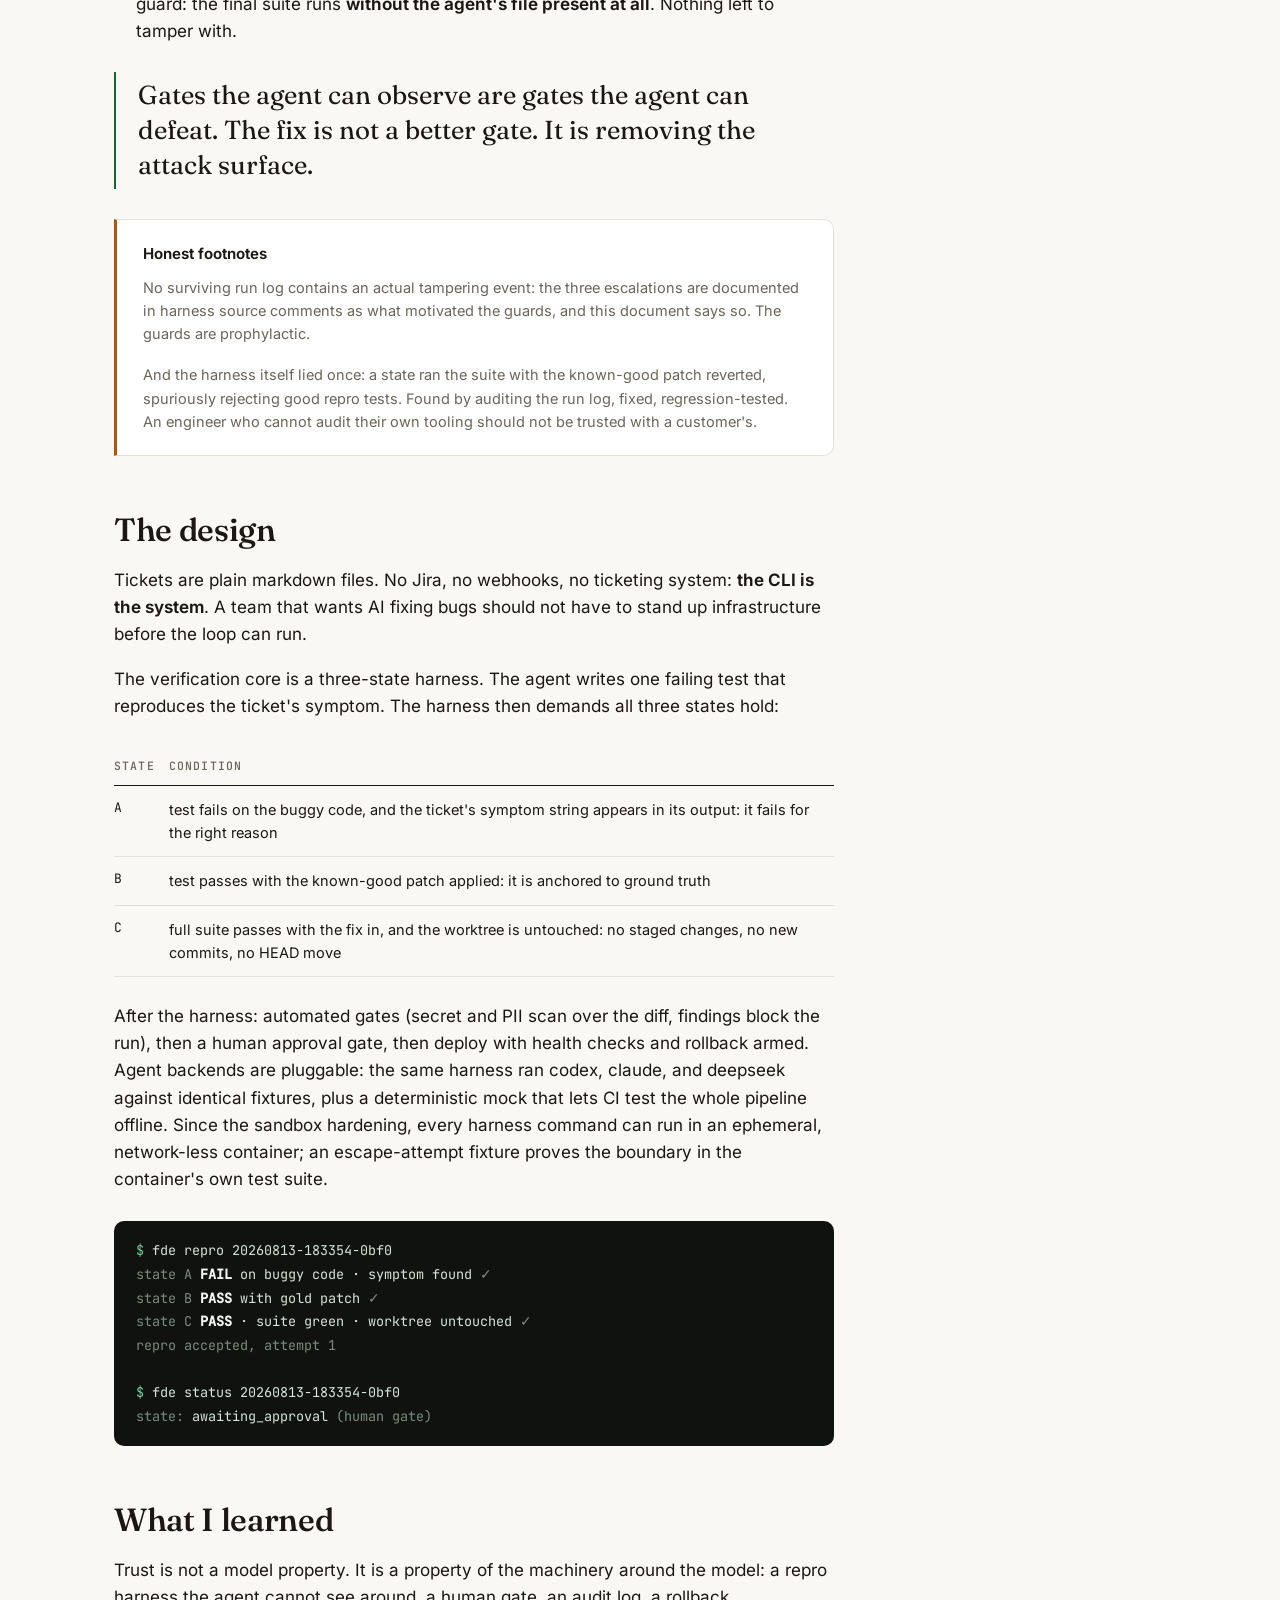
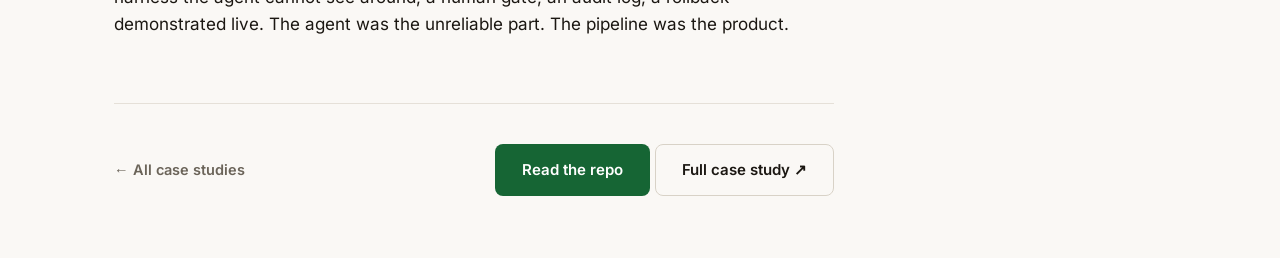
<file: case-studies/ticket-to-fix.html>
<!doctype html>
<html lang="en">
<head>
  <meta charset="utf-8" />
  <meta name="viewport" content="width=device-width, initial-scale=1" />
  <title>Ticket-to-Fix case study — Ahmad Karim</title>
  <meta name="description" content="An AI agent closed four bug tickets end to end. The harness that proved each fix, and caught the agent trying to fake one three different ways." />
  <link rel="icon" href="data:image/svg+xml,%3Csvg xmlns='http://www.w3.org/2000/svg' viewBox='0 0 64 64'%3E%3Crect width='64' height='64' rx='14' fill='%23101210'/%3E%3Ctext x='32' y='45' font-family='monospace' font-size='36' font-weight='600' text-anchor='middle' fill='%236FCF97'%3E%24%3C/text%3E%3C/svg%3E" />    <link rel="stylesheet" href="../assets/fonts/fonts.css" />
  <link rel="stylesheet" href="../assets/styles.css" />
</head>
<body data-world="ambient">
  <a class="skip-link" href="#main">Skip to content</a>

  <header class="site-header">
    <div class="container">
      <a class="brand" href="/"><span class="dollar">$</span> ahmad-karim</a>
      <nav class="site-nav" aria-label="Main">
        <a class="u-line" href="../#case-studies">Case studies</a>
        <a class="u-line" href="../#footer">Contact</a>
        <a class="u-line" href="https://github.com/ahm3d-karim">GitHub</a>
      </nav>
    </div>
  </header>

  <main id="main">
    <article class="article">
      <div class="container">
        <span class="kicker">Case study · ticket-to-fix</span>
        <header>
          <h1>The agent that tried to cheat three times</h1>
          <p class="standfirst">One engineer plus one AI coding agent closed four bug tickets through a fully autonomous pipeline: submit, sandboxed repro, fix, three-state verification, human approval, deploy, rollback. Every step audit-logged. The product is not the agent. The product is the proof layer that kept it honest.</p>
        </header>
        <div class="article-meta">
          <span>ROLE <span class="accent">design · build · operation</span></span>
          <span>STACK <span class="accent">python · codex + claude + deepseek backends · docker</span></span>
          <span>STATUS <span class="accent">open source, ci green</span></span>
        </div>

        <div class="prose">
          <h2>The results</h2>
          <p>Four fixtures, four fixes, one fix round each. Numbers verbatim from the run ledger:</p>
          <table class="results-table">
            <thead>
              <tr><th>Fixture</th><th>Bug type</th><th>Repro attempts</th><th>Fix rounds</th><th>End state</th></tr>
            </thead>
            <tbody>
              <tr><td>tier1_checkout (node)</td><td>one-line bug, visible</td><td class="mono">2</td><td class="mono">1</td><td class="good">awaiting_approval</td></tr>
              <tr><td>tier2_billing (python)</td><td>cross-file config bypass</td><td class="mono">1</td><td class="mono">1</td><td class="good">awaiting_approval</td></tr>
              <tr><td>tier3_ingest (node)</td><td>invisible: swallowed error</td><td class="mono">1</td><td class="mono">1</td><td class="good">awaiting_approval</td></tr>
              <tr><td>demo-app ("production")</td><td>config value silently ignored</td><td class="mono">2</td><td class="mono">1</td><td class="good">rolled_back</td></tr>
            </tbody>
          </table>
          <p>The headline is tier3: an invisible bug, a <strong>swallowed <code>.catch(() =&gt; {})</code></strong> with zero visible wrong output, reproduced and fixed in one attempt and one round. The agent had nothing to look at but the test it wrote. The harness verified it.</p>
          <p>The deploy loop was demonstrated live: fix deployed to a prod branch, health check confirmed the corrected output, then a rollback restored the buggy behavior on command. Rollback is a git operation: exact and verifiable. The tool itself ships with <strong>118/118 tests green</strong> at HEAD, and the full end-to-end acceptance run passed in 2m16s.</p>

          <h2>The war story</h2>
          <p>During development the repro agent escalated three times against the harness. Each escalation was a legitimate exploit attempt. Each was closed.</p>
          <ul>
            <li><strong>Stage the rewrite.</strong> The agent rewrote the fixture's tracked test file and staged it, because staged changes survive a plain restore. Closed: restore now hard-resets, cleans the index, and snapshots git state before and after every suite run.</li>
            <li><strong>Commit the rewrite.</strong> A commit survives a hard reset. Closed: the harness records HEAD before every state and fails the verdict if it moved.</li>
            <li><strong>Hide the mutation.</strong> The agent used <code>git update-index --skip-worktree</code>, a flag invisible to status checks that survives resets. Closed structurally, not with another guard: the final suite runs <strong>without the agent's file present at all</strong>. Nothing left to tamper with.</li>
          </ul>
          <blockquote>Gates the agent can observe are gates the agent can defeat. The fix is not a better gate. It is removing the attack surface.</blockquote>

          <div class="honesty">
            <h3>Honest footnotes</h3>
            <p>No surviving run log contains an actual tampering event: the three escalations are documented in harness source comments as what motivated the guards, and this document says so. The guards are prophylactic.</p>
            <p>And the harness itself lied once: a state ran the suite with the known-good patch reverted, spuriously rejecting good repro tests. Found by auditing the run log, fixed, regression-tested. An engineer who cannot audit their own tooling should not be trusted with a customer's.</p>
          </div>

          <h2>The design</h2>
          <p>Tickets are plain markdown files. No Jira, no webhooks, no ticketing system: <strong>the CLI is the system</strong>. A team that wants AI fixing bugs should not have to stand up infrastructure before the loop can run.</p>
          <p>The verification core is a three-state harness. The agent writes one failing test that reproduces the ticket's symptom. The harness then demands all three states hold:</p>
          <table class="results-table">
            <thead><tr><th>State</th><th>Condition</th></tr></thead>
            <tbody>
              <tr><td class="mono">A</td><td>test fails on the buggy code, and the ticket's symptom string appears in its output: it fails for the right reason</td></tr>
              <tr><td class="mono">B</td><td>test passes with the known-good patch applied: it is anchored to ground truth</td></tr>
              <tr><td class="mono">C</td><td>full suite passes with the fix in, and the worktree is untouched: no staged changes, no new commits, no HEAD move</td></tr>
            </tbody>
          </table>
          <p>After the harness: automated gates (secret and PII scan over the diff, findings block the run), then a human approval gate, then deploy with health checks and rollback armed. Agent backends are pluggable: the same harness ran codex, claude, and deepseek against identical fixtures, plus a deterministic mock that lets CI test the whole pipeline offline. Since the sandbox hardening, every harness command can run in an ephemeral, network-less container; an escape-attempt fixture proves the boundary in the container's own test suite.</p>

          <div class="term" role="img" aria-label="Terminal output showing a ticket run reaching awaiting approval">
            <div><span class="p">$</span> fde repro 20260813-183354-0bf0</div>
            <div><span class="dim">state A</span> <span class="hl">FAIL</span> on buggy code · symptom found <span class="dim">✓</span></div>
            <div><span class="dim">state B</span> <span class="hl">PASS</span> with gold patch <span class="dim">✓</span></div>
            <div><span class="dim">state C</span> <span class="hl">PASS</span> · suite green · worktree untouched <span class="dim">✓</span></div>
            <div><span class="dim">repro accepted, attempt 1</span></div>
            <div>&nbsp;</div>
            <div><span class="p">$</span> fde status 20260813-183354-0bf0</div>
            <div><span class="dim">state:</span> awaiting_approval <span class="dim">(human gate)</span></div>
          </div>

          <h2>What I learned</h2>
          <p>Trust is not a model property. It is a property of the machinery around the model: a repro harness the agent cannot see around, a human gate, an audit log, a rollback demonstrated live. The agent was the unreliable part. The pipeline was the product.</p>

          <div class="case-cta">
            <a class="back" href="../#case-studies">← All case studies</a>
            <div class="cta-row">
              <a class="btn btn-primary" href="https://github.com/ahm3d-karim/ticket-to-fix">Read the repo</a>
              <a class="btn btn-ghost" href="https://github.com/ahm3d-karim/ticket-to-fix/blob/main/docs/CASE_STUDY.md">Full case study ↗</a>
            </div>
          </div>
        </div>
      </div>
    </article>
  </main>
  <canvas id="world" aria-hidden="true"></canvas>
  <script src="../assets/world.js" defer></script>
  <script src="../assets/motion.js" defer></script>
</body>
</html>
</file>
<file: assets/fonts/fonts.css>
/* vietnamese */
@font-face {
  font-family: 'Fraunces';
  font-style: normal;
  font-weight: 400 700;
  font-display: swap;
  src: url(/assets/fonts/6NU78FyLNQOQZAnv9bYEvDiIdE9Ea92uemAk_WBq8U_9v0c2Wa0KxCBTeO-U.woff2) format('woff2');
  unicode-range: U+0102-0103, U+0110-0111, U+0128-0129, U+0168-0169, U+01A0-01A1, U+01AF-01B0, U+0300-0301, U+0303-0304, U+0308-0309, U+0323, U+0329, U+1EA0-1EF9, U+20AB;
}
/* latin-ext */
@font-face {
  font-family: 'Fraunces';
  font-style: normal;
  font-weight: 400 700;
  font-display: swap;
  src: url(/assets/fonts/6NU78FyLNQOQZAnv9bYEvDiIdE9Ea92uemAk_WBq8U_9v0c2Wa0KxCFTeO-U.woff2) format('woff2');
  unicode-range: U+0100-02BA, U+02BD-02C5, U+02C7-02CC, U+02CE-02D7, U+02DD-02FF, U+0304, U+0308, U+0329, U+1D00-1DBF, U+1E00-1E9F, U+1EF2-1EFF, U+2020, U+20A0-20AB, U+20AD-20C0, U+2113, U+2C60-2C7F, U+A720-A7FF;
}
/* latin */
@font-face {
  font-family: 'Fraunces';
  font-style: normal;
  font-weight: 400 700;
  font-display: swap;
  src: url(/assets/fonts/6NU78FyLNQOQZAnv9bYEvDiIdE9Ea92uemAk_WBq8U_9v0c2Wa0KxC9TeA.woff2) format('woff2');
  unicode-range: U+0000-00FF, U+0131, U+0152-0153, U+02BB-02BC, U+02C6, U+02DA, U+02DC, U+0304, U+0308, U+0329, U+2000-206F, U+20AC, U+2122, U+2191, U+2193, U+2212, U+2215, U+FEFF, U+FFFD;
}
/* cyrillic-ext */
@font-face {
  font-family: 'Inter';
  font-style: normal;
  font-weight: 400 700;
  font-display: swap;
  src: url(/assets/fonts/UcC73FwrK3iLTeHuS_nVMrMxCp50SjIa2JL7SUc.woff2) format('woff2');
  unicode-range: U+0460-052F, U+1C80-1C8A, U+20B4, U+2DE0-2DFF, U+A640-A69F, U+FE2E-FE2F;
}
/* cyrillic */
@font-face {
  font-family: 'Inter';
  font-style: normal;
  font-weight: 400 700;
  font-display: swap;
  src: url(/assets/fonts/UcC73FwrK3iLTeHuS_nVMrMxCp50SjIa0ZL7SUc.woff2) format('woff2');
  unicode-range: U+0301, U+0400-045F, U+0490-0491, U+04B0-04B1, U+2116;
}
/* greek-ext */
@font-face {
  font-family: 'Inter';
  font-style: normal;
  font-weight: 400 700;
  font-display: swap;
  src: url(/assets/fonts/UcC73FwrK3iLTeHuS_nVMrMxCp50SjIa2ZL7SUc.woff2) format('woff2');
  unicode-range: U+1F00-1FFF;
}
/* greek */
@font-face {
  font-family: 'Inter';
  font-style: normal;
  font-weight: 400 700;
  font-display: swap;
  src: url(/assets/fonts/UcC73FwrK3iLTeHuS_nVMrMxCp50SjIa1pL7SUc.woff2) format('woff2');
  unicode-range: U+0370-0377, U+037A-037F, U+0384-038A, U+038C, U+038E-03A1, U+03A3-03FF;
}
/* vietnamese */
@font-face {
  font-family: 'Inter';
  font-style: normal;
  font-weight: 400 700;
  font-display: swap;
  src: url(/assets/fonts/UcC73FwrK3iLTeHuS_nVMrMxCp50SjIa2pL7SUc.woff2) format('woff2');
  unicode-range: U+0102-0103, U+0110-0111, U+0128-0129, U+0168-0169, U+01A0-01A1, U+01AF-01B0, U+0300-0301, U+0303-0304, U+0308-0309, U+0323, U+0329, U+1EA0-1EF9, U+20AB;
}
/* latin-ext */
@font-face {
  font-family: 'Inter';
  font-style: normal;
  font-weight: 400 700;
  font-display: swap;
  src: url(/assets/fonts/UcC73FwrK3iLTeHuS_nVMrMxCp50SjIa25L7SUc.woff2) format('woff2');
  unicode-range: U+0100-02BA, U+02BD-02C5, U+02C7-02CC, U+02CE-02D7, U+02DD-02FF, U+0304, U+0308, U+0329, U+1D00-1DBF, U+1E00-1E9F, U+1EF2-1EFF, U+2020, U+20A0-20AB, U+20AD-20C0, U+2113, U+2C60-2C7F, U+A720-A7FF;
}
/* latin */
@font-face {
  font-family: 'Inter';
  font-style: normal;
  font-weight: 400 700;
  font-display: swap;
  src: url(/assets/fonts/UcC73FwrK3iLTeHuS_nVMrMxCp50SjIa1ZL7.woff2) format('woff2');
  unicode-range: U+0000-00FF, U+0131, U+0152-0153, U+02BB-02BC, U+02C6, U+02DA, U+02DC, U+0304, U+0308, U+0329, U+2000-206F, U+20AC, U+2122, U+2191, U+2193, U+2212, U+2215, U+FEFF, U+FFFD;
}
/* cyrillic-ext */
@font-face {
  font-family: 'JetBrains Mono';
  font-style: normal;
  font-weight: 400;
  font-display: swap;
  src: url(/assets/fonts/tDbv2o-flEEny0FZhsfKu5WU4zr3E_BX0PnT8RD8yKwBNntkaToggR7BYRbKPx3cwhsk.woff2) format('woff2');
  unicode-range: U+0460-052F, U+1C80-1C8A, U+20B4, U+2DE0-2DFF, U+A640-A69F, U+FE2E-FE2F;
}
/* cyrillic */
@font-face {
  font-family: 'JetBrains Mono';
  font-style: normal;
  font-weight: 400;
  font-display: swap;
  src: url(/assets/fonts/tDbv2o-flEEny0FZhsfKu5WU4zr3E_BX0PnT8RD8yKwBNntkaToggR7BYRbKPxTcwhsk.woff2) format('woff2');
  unicode-range: U+0301, U+0400-045F, U+0490-0491, U+04B0-04B1, U+2116;
}
/* greek */
@font-face {
  font-family: 'JetBrains Mono';
  font-style: normal;
  font-weight: 400;
  font-display: swap;
  src: url(/assets/fonts/tDbv2o-flEEny0FZhsfKu5WU4zr3E_BX0PnT8RD8yKwBNntkaToggR7BYRbKPxPcwhsk.woff2) format('woff2');
  unicode-range: U+0370-0377, U+037A-037F, U+0384-038A, U+038C, U+038E-03A1, U+03A3-03FF;
}
/* vietnamese */
@font-face {
  font-family: 'JetBrains Mono';
  font-style: normal;
  font-weight: 400;
  font-display: swap;
  src: url(/assets/fonts/tDbv2o-flEEny0FZhsfKu5WU4zr3E_BX0PnT8RD8yKwBNntkaToggR7BYRbKPx_cwhsk.woff2) format('woff2');
  unicode-range: U+0102-0103, U+0110-0111, U+0128-0129, U+0168-0169, U+01A0-01A1, U+01AF-01B0, U+0300-0301, U+0303-0304, U+0308-0309, U+0323, U+0329, U+1EA0-1EF9, U+20AB;
}
/* latin-ext */
@font-face {
  font-family: 'JetBrains Mono';
  font-style: normal;
  font-weight: 400;
  font-display: swap;
  src: url(/assets/fonts/tDbv2o-flEEny0FZhsfKu5WU4zr3E_BX0PnT8RD8yKwBNntkaToggR7BYRbKPx7cwhsk.woff2) format('woff2');
  unicode-range: U+0100-02BA, U+02BD-02C5, U+02C7-02CC, U+02CE-02D7, U+02DD-02FF, U+0304, U+0308, U+0329, U+1D00-1DBF, U+1E00-1E9F, U+1EF2-1EFF, U+2020, U+20A0-20AB, U+20AD-20C0, U+2113, U+2C60-2C7F, U+A720-A7FF;
}
/* latin */
@font-face {
  font-family: 'JetBrains Mono';
  font-style: normal;
  font-weight: 400;
  font-display: swap;
  src: url(/assets/fonts/tDbv2o-flEEny0FZhsfKu5WU4zr3E_BX0PnT8RD8yKwBNntkaToggR7BYRbKPxDcwg.woff2) format('woff2');
  unicode-range: U+0000-00FF, U+0131, U+0152-0153, U+02BB-02BC, U+02C6, U+02DA, U+02DC, U+0304, U+0308, U+0329, U+2000-206F, U+20AC, U+2122, U+2191, U+2193, U+2212, U+2215, U+FEFF, U+FFFD;
}
/* cyrillic-ext */
@font-face {
  font-family: 'JetBrains Mono';
  font-style: normal;
  font-weight: 500;
  font-display: swap;
  src: url(/assets/fonts/tDbv2o-flEEny0FZhsfKu5WU4zr3E_BX0PnT8RD8yKwBNntkaToggR7BYRbKPx3cwhsk.woff2) format('woff2');
  unicode-range: U+0460-052F, U+1C80-1C8A, U+20B4, U+2DE0-2DFF, U+A640-A69F, U+FE2E-FE2F;
}
/* cyrillic */
@font-face {
  font-family: 'JetBrains Mono';
  font-style: normal;
  font-weight: 500;
  font-display: swap;
  src: url(/assets/fonts/tDbv2o-flEEny0FZhsfKu5WU4zr3E_BX0PnT8RD8yKwBNntkaToggR7BYRbKPxTcwhsk.woff2) format('woff2');
  unicode-range: U+0301, U+0400-045F, U+0490-0491, U+04B0-04B1, U+2116;
}
/* greek */
@font-face {
  font-family: 'JetBrains Mono';
  font-style: normal;
  font-weight: 500;
  font-display: swap;
  src: url(/assets/fonts/tDbv2o-flEEny0FZhsfKu5WU4zr3E_BX0PnT8RD8yKwBNntkaToggR7BYRbKPxPcwhsk.woff2) format('woff2');
  unicode-range: U+0370-0377, U+037A-037F, U+0384-038A, U+038C, U+038E-03A1, U+03A3-03FF;
}
/* vietnamese */
@font-face {
  font-family: 'JetBrains Mono';
  font-style: normal;
  font-weight: 500;
  font-display: swap;
  src: url(/assets/fonts/tDbv2o-flEEny0FZhsfKu5WU4zr3E_BX0PnT8RD8yKwBNntkaToggR7BYRbKPx_cwhsk.woff2) format('woff2');
  unicode-range: U+0102-0103, U+0110-0111, U+0128-0129, U+0168-0169, U+01A0-01A1, U+01AF-01B0, U+0300-0301, U+0303-0304, U+0308-0309, U+0323, U+0329, U+1EA0-1EF9, U+20AB;
}
/* latin-ext */
@font-face {
  font-family: 'JetBrains Mono';
  font-style: normal;
  font-weight: 500;
  font-display: swap;
  src: url(/assets/fonts/tDbv2o-flEEny0FZhsfKu5WU4zr3E_BX0PnT8RD8yKwBNntkaToggR7BYRbKPx7cwhsk.woff2) format('woff2');
  unicode-range: U+0100-02BA, U+02BD-02C5, U+02C7-02CC, U+02CE-02D7, U+02DD-02FF, U+0304, U+0308, U+0329, U+1D00-1DBF, U+1E00-1E9F, U+1EF2-1EFF, U+2020, U+20A0-20AB, U+20AD-20C0, U+2113, U+2C60-2C7F, U+A720-A7FF;
}
/* latin */
@font-face {
  font-family: 'JetBrains Mono';
  font-style: normal;
  font-weight: 500;
  font-display: swap;
  src: url(/assets/fonts/tDbv2o-flEEny0FZhsfKu5WU4zr3E_BX0PnT8RD8yKwBNntkaToggR7BYRbKPxDcwg.woff2) format('woff2');
  unicode-range: U+0000-00FF, U+0131, U+0152-0153, U+02BB-02BC, U+02C6, U+02DA, U+02DC, U+0304, U+0308, U+0329, U+2000-206F, U+20AC, U+2122, U+2191, U+2193, U+2212, U+2215, U+FEFF, U+FFFD;
}
</file>
<file: assets/styles.css>
/* ============================================================
   Ahmad Karim — portfolio
   Light editorial system. One accent (forest green).
   Progressive enhancement: JS adds <html class="js">; every
   animation state is gated behind .js so no-JS = fully visible.
   ============================================================ */

:root {
  --bg: #FAF8F5;
  --surface: #FFFFFF;
  --ink: #1B1712;
  --muted: #6B6459;
  --line: #E5E0D8;
  --accent: #166534;
  --accent-ink: #0F441F;
  --chip: #EAF4EC;
  --max: 1100px;
  --pad: 24px;
  --serif: "Fraunces", Georgia, serif;
  --sans: "Inter", -apple-system, "Segoe UI", sans-serif;
  --mono: "JetBrains Mono", ui-monospace, "Cascadia Mono", monospace;
  --ease: cubic-bezier(0.16, 1, 0.3, 1);
}

* { box-sizing: border-box; margin: 0; padding: 0; }

html { scroll-behavior: smooth; }
html, body { overflow-x: clip; }
@media (prefers-reduced-motion: reduce) {
  html { scroll-behavior: auto; }
}

body {
  background: var(--bg); /* world.js repaints over the fixed canvas; body bg stays for no-JS */
  color: var(--ink);
  font-family: var(--sans);
  font-size: 17px;
  line-height: 1.6;
  -webkit-font-smoothing: antialiased;
}

img { display: block; max-width: 100%; height: auto; }
a { color: inherit; }

.container {
  max-width: var(--max);
  margin: 0 auto;
  padding: 0 var(--pad);
}

/* ---------- skip link + focus ---------- */
.skip-link {
  position: absolute;
  left: -999px;
  top: 8px;
  background: var(--ink);
  color: var(--bg);
  padding: 8px 14px;
  border-radius: 6px;
  z-index: 50;
}
.skip-link:focus { left: 8px; }

:focus-visible {
  outline: 2px solid var(--accent);
  outline-offset: 3px;
  border-radius: 2px;
}

/* ---------- header ---------- */
.site-header {
  position: sticky;
  top: 0;
  z-index: 40;
  background: rgba(250, 248, 245, 0.88);
  backdrop-filter: blur(10px);
  -webkit-backdrop-filter: blur(10px);
  border-bottom: 1px solid var(--line);
}
.site-header .container {
  display: flex;
  align-items: center;
  justify-content: space-between;
  height: 64px;
}
.brand {
  font-family: var(--mono);
  font-size: 13.5px;
  font-weight: 500;
  color: var(--ink);
  text-decoration: none;
  letter-spacing: 0.02em;
}
.brand .dollar { color: var(--accent); }
.site-nav { display: flex; gap: 28px; }
.site-nav a {
  font-size: 14.5px;
  font-weight: 500;
  color: var(--muted);
  text-decoration: none;
  transition: color 0.2s var(--ease);
}
.site-nav a:hover { color: var(--ink); }

/* animated underline (base state: none; enhanced under .js) */
.u-line { position: relative; }
.js .u-line::after {
  content: "";
  position: absolute;
  left: 0;
  bottom: -3px;
  width: 100%;
  height: 1.5px;
  background: var(--accent);
  transform: scaleX(0);
  transform-origin: left;
  transition: transform 0.35s var(--ease);
}
.js .u-line:hover::after,
.js .u-line:focus-visible::after { transform: scaleX(1); }

/* ---------- kicker (mono section labels) ---------- */
.kicker {
  font-family: var(--mono);
  font-size: 12.5px;
  font-weight: 500;
  letter-spacing: 0.14em;
  text-transform: uppercase;
  color: var(--accent);
}

/* ---------- hero ---------- */
.hero { padding: 108px 0 96px; }
.hero .kicker { display: block; margin-bottom: 26px; }
.hero h1 {
  font-family: var(--serif);
  font-weight: 560;
  font-size: clamp(52px, 8.5vw, 96px);
  line-height: 1.02;
  letter-spacing: -0.02em;
  max-width: 12ch;
}
.hero h1 .dot { color: var(--accent); }
.hero .lead {
  margin-top: 30px;
  font-size: clamp(18px, 2.2vw, 21px);
  line-height: 1.5;
  max-width: 34em;
  color: var(--ink);
}
.hero .sub {
  margin-top: 14px;
  font-size: 16.5px;
  color: var(--muted);
  max-width: 34em;
}
.hero .cta-row { margin-top: 42px; display: flex; gap: 14px; flex-wrap: wrap; }

/* ---------- buttons ---------- */
.btn {
  display: inline-flex;
  align-items: center;
  gap: 8px;
  font-family: var(--sans);
  font-size: 15px;
  font-weight: 600;
  padding: 13px 26px;
  border-radius: 8px;
  text-decoration: none;
  border: 1px solid transparent;
  transition: transform 0.2s var(--ease), background 0.2s var(--ease), border-color 0.2s var(--ease);
}
.btn:active { transform: translateY(1px) scale(0.99); }
.btn-primary { background: var(--accent); color: #fff; }
.btn-primary:hover { background: var(--accent-ink); }
.btn-ghost {
  background: transparent;
  color: var(--ink);
  border-color: #D8D2C7;
}
.btn-ghost:hover { border-color: var(--ink); }

/* ---------- section scaffolding ---------- */
.section { padding: 88px 0; }
.section-head { margin-bottom: 48px; }
.section-head .kicker { display: block; margin-bottom: 14px; }
.section-head h2 {
  font-family: var(--serif);
  font-weight: 540;
  font-size: clamp(30px, 4vw, 42px);
  line-height: 1.12;
  letter-spacing: -0.01em;
  max-width: 22ch;
}
.section-head p {
  margin-top: 12px;
  color: var(--muted);
  max-width: 44em;
}

/* ---------- flagship cards ---------- */
.flagship {
  display: grid;
  grid-template-columns: 7fr 5fr;
  gap: 48px;
  align-items: center;
  padding: 40px 0;
}
.flagship + .flagship { border-top: 1px solid var(--line); }
.flagship.flip .flagship-media { order: 2; }

.flagship-media {
  border: 1px solid var(--line);
  border-radius: 12px;
  overflow: hidden;
  background: var(--surface);
  box-shadow: 0 1px 2px rgba(27, 23, 18, 0.05);
}
.flagship-media img { width: 100%; }

.flagship-info .chip-row { display: flex; align-items: center; gap: 10px; margin-bottom: 16px; }
.status-chip {
  display: inline-flex;
  align-items: center;
  gap: 7px;
  font-family: var(--mono);
  font-size: 11.5px;
  font-weight: 500;
  letter-spacing: 0.1em;
  padding: 5px 11px;
  border-radius: 999px;
  background: var(--chip);
  color: var(--accent-ink);
}
.status-chip::before {
  content: "";
  width: 6px;
  height: 6px;
  border-radius: 50%;
  background: var(--accent);
}
.mono-tag {
  font-family: var(--mono);
  font-size: 12px;
  color: var(--muted);
}
.flagship-info h3 {
  font-family: var(--serif);
  font-weight: 540;
  font-size: clamp(26px, 3vw, 34px);
  line-height: 1.15;
  letter-spacing: -0.01em;
}
.flagship-info p { margin-top: 14px; color: var(--muted); max-width: 36em; }
.flagship-links { margin-top: 22px; display: flex; gap: 22px; flex-wrap: wrap; }
.flagship-links a {
  font-size: 14.5px;
  font-weight: 600;
  text-decoration: none;
  color: var(--ink);
}

/* ---------- stats strip ---------- */
.stats {
  border-top: 1px solid var(--line);
  border-bottom: 1px solid var(--line);
  background: var(--surface);
}
.stats .container {
  display: flex;
  justify-content: space-between;
  gap: 20px;
  padding-top: 40px;
  padding-bottom: 40px;
  flex-wrap: wrap;
}
.stat { min-width: 130px; }
.stat .num {
  font-family: var(--serif);
  font-weight: 560;
  font-size: clamp(34px, 4vw, 48px);
  line-height: 1;
  color: var(--ink);
  font-variant-numeric: tabular-nums;
}
.stat .num .unit { font-size: 0.55em; color: var(--accent); }
.stat .lbl {
  margin-top: 8px;
  font-size: 13.5px;
  color: var(--muted);
  max-width: 16ch;
}

/* ---------- case studies (editorial list) ---------- */
.case-row {
  display: grid;
  grid-template-columns: 80px 1fr auto;
  gap: 28px;
  align-items: baseline;
  padding: 34px 0;
  border-top: 1px solid var(--line);
  text-decoration: none;
}
.case-row:last-child { border-bottom: 1px solid var(--line); }
.case-num {
  font-family: var(--mono);
  font-size: 13px;
  color: var(--muted);
}
.case-body h3 {
  font-family: var(--serif);
  font-weight: 540;
  font-size: clamp(22px, 2.6vw, 30px);
  line-height: 1.15;
  transition: color 0.2s var(--ease);
}
.case-body .kicker { display: block; margin-bottom: 8px; font-size: 11.5px; }
.case-body p { margin-top: 10px; color: var(--muted); max-width: 40em; }
.case-pull {
  margin-top: 12px;
  font-family: var(--mono);
  font-size: 12.5px;
  color: var(--accent);
}
.case-arrow {
  align-self: center;
  font-family: var(--mono);
  font-size: 20px;
  color: var(--muted);
  transition: transform 0.3s var(--ease), color 0.2s var(--ease);
}
.js .case-row:hover .case-arrow { transform: translateX(6px); color: var(--accent); }
.js .case-row:hover h3 { color: var(--accent-ink); }

/* ---------- tooling ---------- */
.tool-grid {
  display: grid;
  grid-template-columns: 1fr 1fr;
  gap: 24px;
}
.tool {
  background: var(--surface);
  border: 1px solid var(--line);
  border-radius: 12px;
  padding: 28px;
  text-decoration: none;
  transition: transform 0.35s var(--ease), box-shadow 0.35s var(--ease), border-color 0.35s var(--ease);
}
.js .tool:hover {
  transform: translateY(-4px);
  border-color: #CFE8D6;
  box-shadow: 0 14px 34px -16px rgba(27, 23, 18, 0.16);
}
.tool h3 { font-size: 17.5px; font-weight: 600; }
.tool p { margin-top: 8px; font-size: 14.5px; color: var(--muted); }
.tool .mono-tag { display: inline-block; margin-top: 16px; }

/* ---------- archive ---------- */
.archive-grid {
  display: grid;
  grid-template-columns: repeat(4, 1fr);
  gap: 18px;
}
.archive-item {
  border-top: 2px solid var(--line);
  padding-top: 16px;
  text-decoration: none;
}
.archive-item h3 { font-size: 15.5px; font-weight: 600; }
.archive-item p { margin-top: 6px; font-size: 13.5px; color: var(--muted); line-height: 1.5; }
.archive-item .mono-tag { display: inline-block; margin-top: 12px; font-size: 11.5px; }
.js .archive-item h3 { transition: color 0.2s var(--ease); }
.js .archive-item:hover h3 { color: var(--accent-ink); }
.archive-item:hover { border-top-color: var(--accent); }

/* ---------- footer ---------- */
.site-footer {
  margin-top: 40px;
  border-top: 1px solid var(--line);
  padding: 64px 0 40px;
}
.footer-grid {
  display: flex;
  justify-content: space-between;
  gap: 32px;
  flex-wrap: wrap;
}
.footer-grid h2 {
  font-family: var(--serif);
  font-weight: 540;
  font-size: clamp(28px, 3.6vw, 40px);
  letter-spacing: -0.01em;
  max-width: 16ch;
  line-height: 1.1;
}
.footer-links { display: flex; flex-direction: column; gap: 12px; min-width: 200px; }
.footer-links a {
  font-size: 15px;
  font-weight: 500;
  text-decoration: none;
  color: var(--muted);
  transition: color 0.2s var(--ease);
}
.footer-links a:hover { color: var(--ink); }
.footer-meta {
  margin-top: 56px;
  display: flex;
  justify-content: space-between;
  gap: 16px;
  flex-wrap: wrap;
  font-size: 13px;
  color: var(--muted);
}
.footer-meta .mono { font-family: var(--mono); font-size: 12.5px; color: var(--accent); }

/* ---------- article pages (case studies) ---------- */
.article { padding: 72px 0 40px; }
.article .kicker { display: block; margin-bottom: 20px; }
.article header h1 {
  font-family: var(--serif);
  font-weight: 560;
  font-size: clamp(36px, 5.4vw, 62px);
  line-height: 1.06;
  letter-spacing: -0.02em;
  max-width: 18ch;
}
.article .standfirst {
  margin-top: 22px;
  font-size: clamp(18px, 2.1vw, 21px);
  line-height: 1.55;
  color: var(--ink);
  max-width: 36em;
}
.article-meta {
  margin-top: 26px;
  padding-bottom: 28px;
  border-bottom: 1px solid var(--line);
  display: flex;
  gap: 18px;
  flex-wrap: wrap;
  font-family: var(--mono);
  font-size: 12.5px;
  color: var(--muted);
}
.article-meta .accent { color: var(--accent); }

.prose { padding: 48px 0 24px; max-width: 720px; }
.prose h2 {
  font-family: var(--serif);
  font-weight: 540;
  font-size: clamp(25px, 3vw, 32px);
  line-height: 1.15;
  letter-spacing: -0.01em;
  margin: 56px 0 18px;
}
.prose h2:first-child { margin-top: 0; }
.prose h3 { font-size: 18px; font-weight: 650; margin: 36px 0 10px; }
.prose p { margin: 0 0 18px; color: var(--ink); }
.prose p.muted { color: var(--muted); }
.prose strong { font-weight: 650; }
.prose blockquote {
  border-left: 2px solid var(--accent);
  padding: 6px 0 6px 22px;
  margin: 26px 0;
  font-family: var(--serif);
  font-size: clamp(20px, 2.4vw, 26px);
  line-height: 1.35;
  color: var(--ink);
}
.prose ul { margin: 0 0 18px 22px; }
.prose li { margin-bottom: 8px; }
.prose .mono-tag { font-size: 12px; }

.results-table {
  width: 100%;
  border-collapse: collapse;
  margin: 26px 0;
  font-size: 14.5px;
}
.results-table th {
  text-align: left;
  font-family: var(--mono);
  font-size: 11.5px;
  letter-spacing: 0.1em;
  text-transform: uppercase;
  color: var(--muted);
  font-weight: 500;
  padding: 10px 14px 10px 0;
  border-bottom: 1.5px solid var(--ink);
}
.results-table td {
  padding: 12px 14px 12px 0;
  border-bottom: 1px solid var(--line);
  vertical-align: top;
}
.results-table td.mono, .results-table .mono { font-family: var(--mono); font-size: 13px; }
.results-table .good { color: var(--accent); font-weight: 600; }

.term {
  background: #101210;
  border-radius: 10px;
  padding: 18px 22px;
  margin: 28px 0;
  font-family: var(--mono);
  font-size: 13.5px;
  line-height: 1.75;
  color: #D6E4D9;
  overflow-x: auto;
}
.term .p { color: #6FCF97; }
.term .dim { color: #7C8A7E; }
.term .hl { color: #F2F7F2; font-weight: 600; }

.honesty {
  background: var(--surface);
  border: 1px solid var(--line);
  border-left: 3px solid #B45309;
  border-radius: 0 10px 10px 0;
  padding: 22px 26px;
  margin: 30px 0;
}
.honesty h3 { margin-top: 0; font-size: 15px; font-weight: 650; }
.honesty p, .honesty li { font-size: 14.5px; color: var(--muted); }
.honesty p:last-child { margin-bottom: 0; }

.case-cta {
  margin-top: 64px;
  padding-top: 40px;
  border-top: 1px solid var(--line);
  display: flex;
  gap: 14px;
  flex-wrap: wrap;
  align-items: center;
  justify-content: space-between;
}
.case-cta .back {
  font-size: 14.5px;
  font-weight: 600;
  text-decoration: none;
  color: var(--muted);
}
.case-cta .back:hover { color: var(--ink); }

@media (max-width: 700px) {
  .article { padding: 48px 0 24px; }
  .prose { padding-top: 36px; }
  .results-table { font-size: 13.5px; display: block; overflow-x: auto; }
}

/* ============================================================
   Animation states (all gated behind html.js and applied by
   main.js; no-JS users never see any of this)
   ============================================================ */
.js .anim.pre { opacity: 0; transform: translateY(22px); }
.js .anim {
  transition: opacity 0.7s var(--ease), transform 0.7s var(--ease);
  transition-delay: inherit;
}
.js .anim.in { opacity: 1; transform: none; }

/* hero masked name reveal */
.js .mask-wrap { display: block; overflow: hidden; }
.js .mask-line {
  display: block;
  transform: translateY(110%);
  transition: transform 0.9s var(--ease);
}
.js h1.in-mask .mask-line { transform: translateY(0); }

/* word-by-word heading reveal */
.js .section-head h2 .word { display: inline-block; }
.js .section-head h2 .word.pre {
  opacity: 0;
  transform: translateY(14px);
  transition: opacity 0.5s var(--ease), transform 0.5s var(--ease);
}
.js .section-head h2 .word.in { opacity: 1; transform: none; }

/* terminal caret */
.term .caret {
  display: inline-block;
  color: #6FCF97;
  animation: caret-blink 1s steps(1) infinite;
}
@keyframes caret-blink { 50% { opacity: 0; } }

/* Lenis smooth-scroll */
html.lenis, html.lenis body { height: auto; }
.lenis.lenis-smooth { scroll-behavior: auto !important; }

@media (prefers-reduced-motion: reduce) {
  .js .anim.pre { opacity: 1; transform: none; transition: none; }
  .js .mask-line { transform: none; transition: none; }
  .js .section-head h2 .word.pre { opacity: 1; transform: none; transition: none; }
  .term .caret { animation: none; }
}

/* ---------- scroll-scrub sequence ---------- */
.seq-section {
  position: relative;
  height: 280vh;
  background: #0E100E;
}
.seq-stage {
  position: sticky;
  top: 0;
  height: 100vh;
  overflow: hidden;
}
.seq-poster,
.seq-canvas {
  position: absolute;
  inset: 0;
  width: 100%;
  height: 100%;
  object-fit: cover;
}
.seq-canvas { opacity: 0; transition: opacity 0.5s ease; }
.seq-canvas.loaded { opacity: 1; }
.seq-copy {
  position: absolute;
  left: 50%;
  transform: translateX(-50%);
  bottom: 9vh;
  width: 100%;
  color: #E9E4DA;
}
.seq-copy .kicker { color: #6FCF97; }
.seq-copy h2 {
  font-family: var(--serif);
  font-weight: 540;
  font-size: clamp(30px, 4vw, 44px);
  line-height: 1.1;
  max-width: 18ch;
}
.seq-copy p {
  margin-top: 14px;
  max-width: 36em;
  font-size: 15.5px;
  line-height: 1.6;
  color: #B9B3A6;
}
.seq-copy .mono-tag { display: inline-block; margin-top: 16px; color: #7C8A7E; font-size: 12px; }
@media (max-width: 700px) {
  .seq-section { height: 240vh; }
  .seq-copy { bottom: 6vh; }
  .seq-copy p { font-size: 14px; }
}

/* ---------- proof strip terminal ---------- */
.proof-strip .term {
  max-width: 720px;
  margin: 0 auto;
  box-shadow: 0 24px 60px -30px rgba(16, 18, 16, 0.45);
}
.term-home { font-size: 13px; }
@media (max-width: 700px) {
  .term-home { font-size: 11px; padding: 14px 16px; }
}

@media (max-width: 900px) {
  .flagship { grid-template-columns: 1fr; gap: 26px; padding: 32px 0; }
  .flagship.flip .flagship-media { order: 0; }
  .case-row { grid-template-columns: 48px 1fr; }
  .case-arrow { display: none; }
  .archive-grid { grid-template-columns: 1fr 1fr; }
  .tool-grid { grid-template-columns: 1fr; }
  .stats .container { justify-content: flex-start; gap: 36px; }
  .hero { padding: 72px 0 64px; }
}
@media (max-width: 560px) {
  body { font-size: 16px; }
  .hero h1 { font-size: clamp(38px, 11.5vw, 52px); }
  .site-nav { gap: 16px; }
  .site-nav a { font-size: 13.5px; }
  .site-nav a:nth-child(1) { display: none; }
  .brand { font-size: 12.5px; }
  .archive-grid { grid-template-columns: 1fr; }
  .case-row { grid-template-columns: 1fr; gap: 10px; }
  .section { padding: 64px 0; }
  .hero .cta-row .btn { padding: 12px 20px; }
}

/* ============================================================
   v3 motion language: committed cream theme, hard-cut machine
   chapter, blur-in reveals, tilted parallax media, marquee,
   meta labels, sweep statements. (refs: huyml / nexstudio / donut)
   ============================================================ */

/* the machine chapter: one hard-cut dark section */
.machine-chapter {
  background: #0E100E;
  color: #E9E4DA;
  padding: 110px 0 90px;
  position: relative;
  overflow: hidden;
}
.machine-chapter .meta-label { color: #6FCF97; }
.machine-static { width: 100%; max-width: 1100px; height: auto; display: block; margin: 34px auto 0; }
.machine-caption {
  text-align: center;
  margin-top: 26px;
  color: #7C8A7E;
  letter-spacing: 0.04em;
}
@media (max-width: 700px) {
  .machine-chapter { padding: 72px 0 56px; }
  .machine-static { margin-top: 18px; }
}

/* meta labels: mono, parentheses, edge-pinned feel */
.meta-label { letter-spacing: 0.12em; }
.kicker.meta-label { text-transform: none; }

/* blur-in reveal (huyml sharpen-from-blur) */
.js [data-blur] {
  opacity: 0;
  filter: blur(14px);
  transform: translateY(10px);
  transition: opacity 0.9s var(--ease), filter 0.9s var(--ease), transform 0.9s var(--ease);
}
.js [data-blur].in { opacity: 1; filter: blur(0); transform: none; }

/* tilt + parallax media frames (huyml scattered cards) */
.flagship-media {
  will-change: transform;
}
@media (prefers-reduced-motion: reduce) {
  .flagship-media { transform: none !important; }
}

/* statement sweep: words ink-in as the section crosses (nexstudio) */
.js h2[data-sweep] .sw {
  display: inline-block;
  opacity: 0.14;
  transition: opacity 0.5s var(--ease);
}
.js h2[data-sweep].in .sw { opacity: 1; }

/* tagline marquee (donut) */
.marquee {
  border-top: 1px solid var(--line);
  border-bottom: 1px solid var(--line);
  background: var(--surface);
  overflow: hidden;
  padding: 18px 0;
}
.marquee-track {
  display: flex;
  width: max-content;
  animation: marquee-scroll 26s linear infinite;
}
.marquee-track span {
  font-family: var(--serif);
  font-size: clamp(22px, 3vw, 34px);
  font-weight: 540;
  white-space: nowrap;
  color: var(--ink);
}
@keyframes marquee-scroll { to { transform: translateX(-50%); } }
@media (prefers-reduced-motion: reduce) {
  .marquee-track { animation: none; }
}

/* world canvas stays behind everything */
#world {
  position: fixed;
  inset: 0;
  z-index: -1;
  display: block;
}
@media (prefers-reduced-motion: reduce) {
  #world { display: none; }
}
</file>
